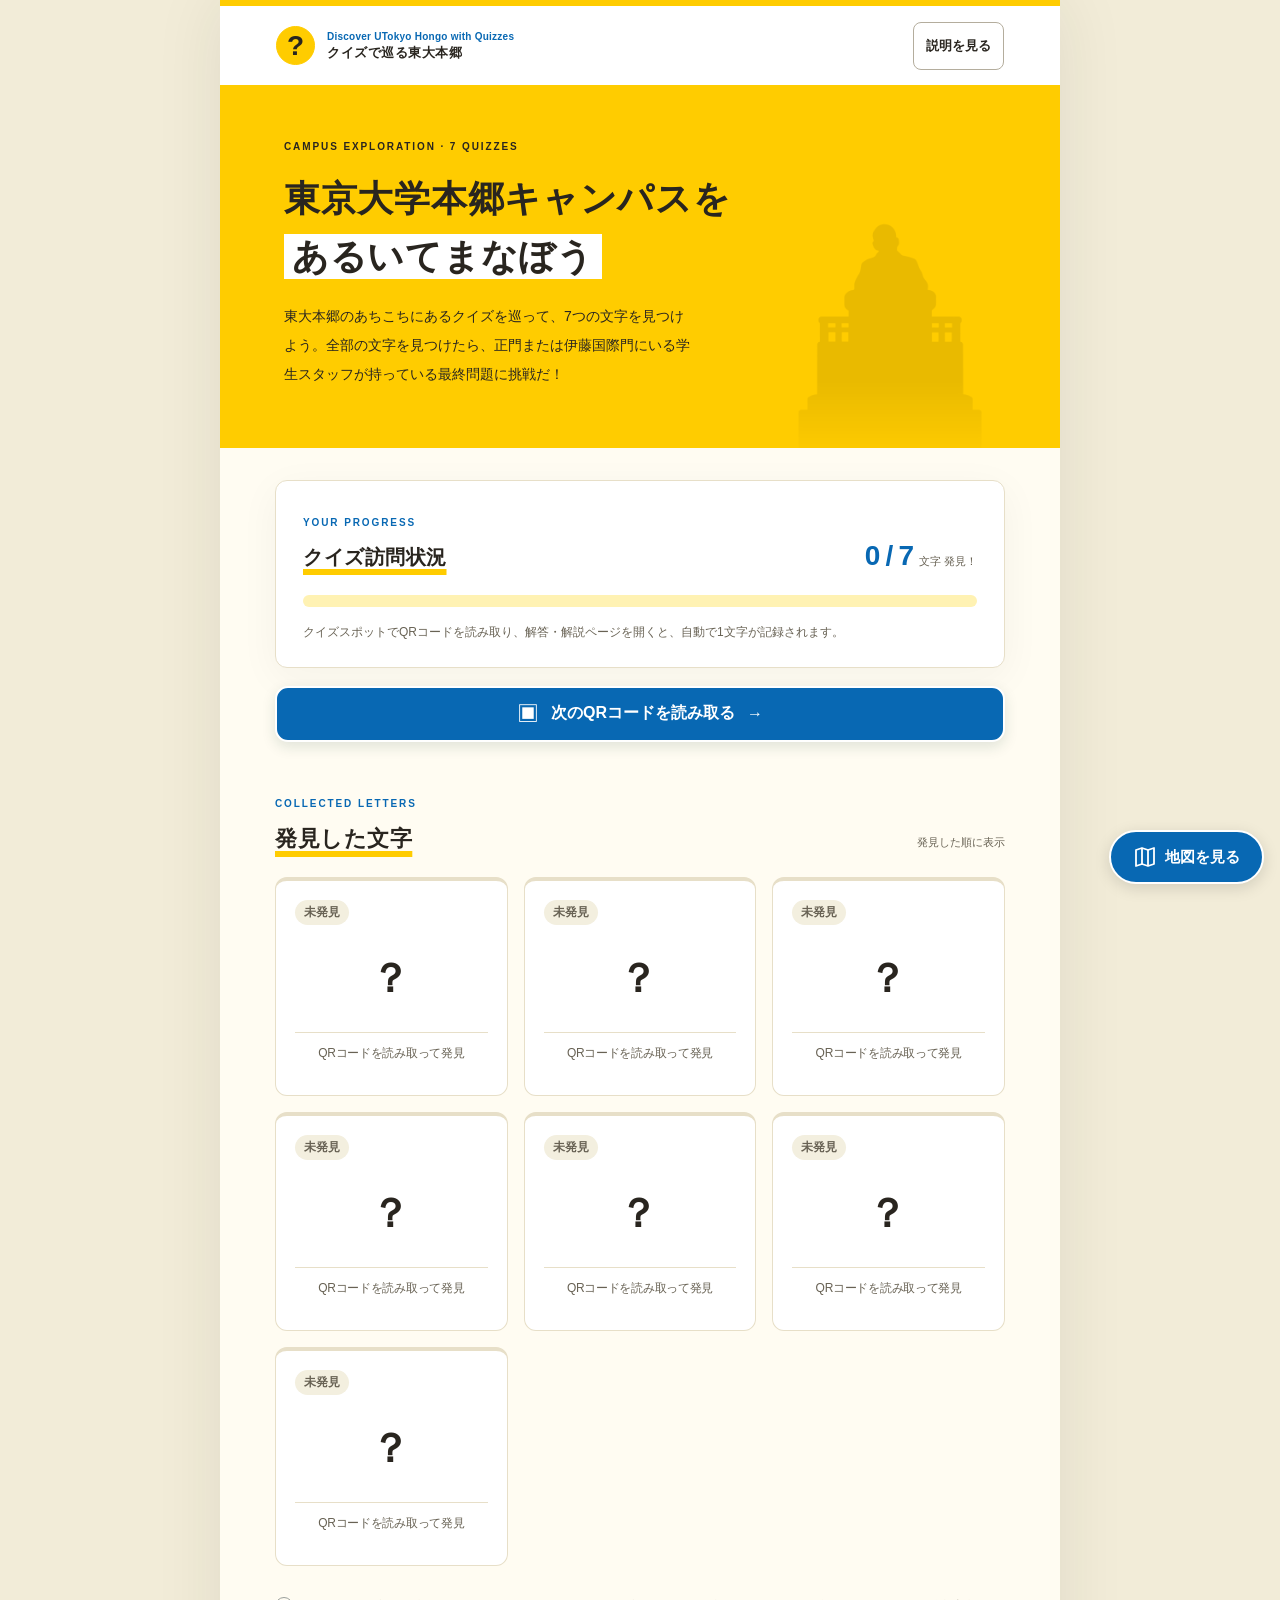
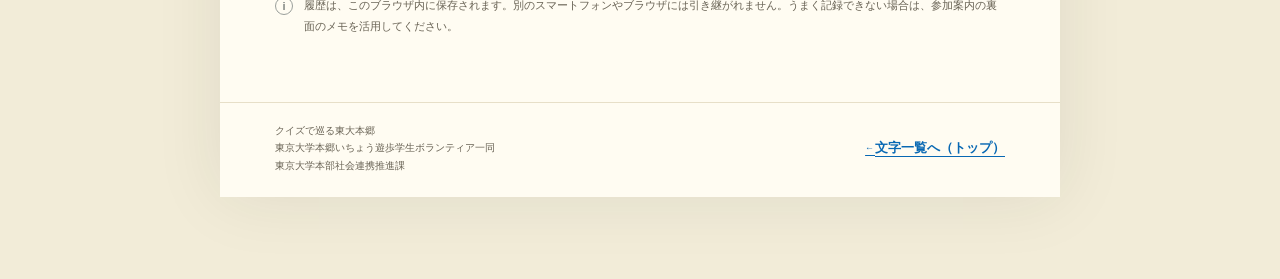
<file: quiz/index.html>
<!doctype html>
<html lang="ja">
<head>
  <meta charset="utf-8">
  <meta name="viewport" content="width=device-width, initial-scale=1">
  <meta name="theme-color" content="#ffcc00">
  <meta name="description" content="東大本郷のクイズを巡り、7つの文字を集めて、あいことばを見つけよう。">
  <title>文字一覧 | クイズで巡る東大本郷</title>
  <link rel="stylesheet" href="css/style.css">
  <script defer src="js/config.js"></script>
  <script defer src="js/routes.js"></script>
  <script defer src="js/progress.js"></script>
  <script defer src="js/celebration.js"></script>
  <script defer src="js/vendor/jsqr-1.4.0/jsQR.js"></script>
  <script defer src="js/qr-scanner.js"></script>
  <script defer src="js/index.js"></script>
  <script defer src="js/exploration-map.js"></script>
  <script defer src="js/guide.js"></script>
</head>
<body>
  <div class="site-shell">
    <header class="site-header">
      <a class="brand" href="index.html" aria-label="クイズで巡る東大本郷 ホーム">
        <span class="brand-mark" aria-hidden="true">?</span>
        <span class="brand-text"><small>Discover UTokyo Hongo with Quizzes</small><strong>クイズで巡る東大本郷</strong></span>
      </a>
      <button type="button" class="guide-toggle" aria-haspopup="dialog" aria-controls="quiz-guide">説明を見る</button>
    </header>
    <main id="main-content">
      <section class="hero hero-home">
        <img class="hero-art" src="assets/images/campus-monument.webp" alt="" width="440" height="569">
        <div class="hero-content">
          <div class="eyebrow light">CAMPUS EXPLORATION · 7 QUIZZES</div>
          <h1>東京大学本郷キャンパスを<br><em>あるいてまなぼう</em></h1>
          <p>東大本郷のあちこちにあるクイズを巡って、7つの文字を見つけよう。全部の文字を見つけたら、正門または伊藤国際門にいる学生スタッフが持っている最終問題に挑戦だ！</p>
        </div>
      </section>

      <div class="page-content">
        <section class="progress-panel" aria-labelledby="progress-heading">
          <div class="progress-top">
            <div><span class="section-kicker">YOUR PROGRESS</span><h2 id="progress-heading">クイズ訪問状況</h2></div>
            <p class="progress-numbers"><strong id="progress-count">0 / 7</strong><span>文字 発見！</span></p>
          </div>
          <div id="progress-track" class="progress-track" role="progressbar" aria-valuemin="0" aria-valuemax="7" aria-valuenow="0" aria-label="7文字中0文字を発見しています"><div id="progress-bar" class="progress-fill"></div></div>
          <p class="visually-hidden" id="progress-description" aria-live="polite">7文字中0文字を発見しています</p>
          <p class="progress-caption">クイズスポットでQRコードを読み取り、解答・解説ページを開くと、自動で1文字が記録されます。</p>
        </section>

        <p id="storage-warning" class="notice notice-warning" role="alert" hidden></p>
        <section class="keyword-section" aria-labelledby="keyword-heading">
          <div class="section-heading"><div><span class="section-kicker">COLLECTED LETTERS</span><h2 id="keyword-heading">発見した文字</h2></div><span class="section-aside">発見した順に表示</span></div>
          <ol id="keyword-list" class="keyword-grid" aria-label="発見した文字と未発見の文字"></ol>
        </section>

        <section id="completion" class="completion" aria-labelledby="completion-heading" hidden>
          <h2 id="completion-heading">全部の文字を発見しました！</h2>
          <p class="completion-detail">正門または伊藤国際門にいる学生スタッフが持っている最終問題に挑戦しましょう。見つけた文字がヒントになります。最終問題に正解するとオリジナル修了証書をプレゼント！</p>
        </section>
        <div class="instruction"><span class="instruction-icon" aria-hidden="true">i</span><p>履歴は、このブラウザ内に保存されます。別のスマートフォンやブラウザには引き継がれません。うまく記録できない場合は、参加案内の裏面のメモを活用してください。</p></div>
      </div>
    </main>
    <footer class="site-footer"><div>クイズで巡る東大本郷<br>東京大学本郷いちょう遊歩学生ボランティア一同<br>東京大学本部社会連携推進課</div><a class="footer-home" href="index.html"><span aria-hidden="true">← </span>文字一覧へ（トップ）</a></footer>
  </div>
  <noscript><p class="noscript">文字の解放状況を表示するには、JavaScriptを有効にしてください。</p></noscript>
</body>
</html>
</file>
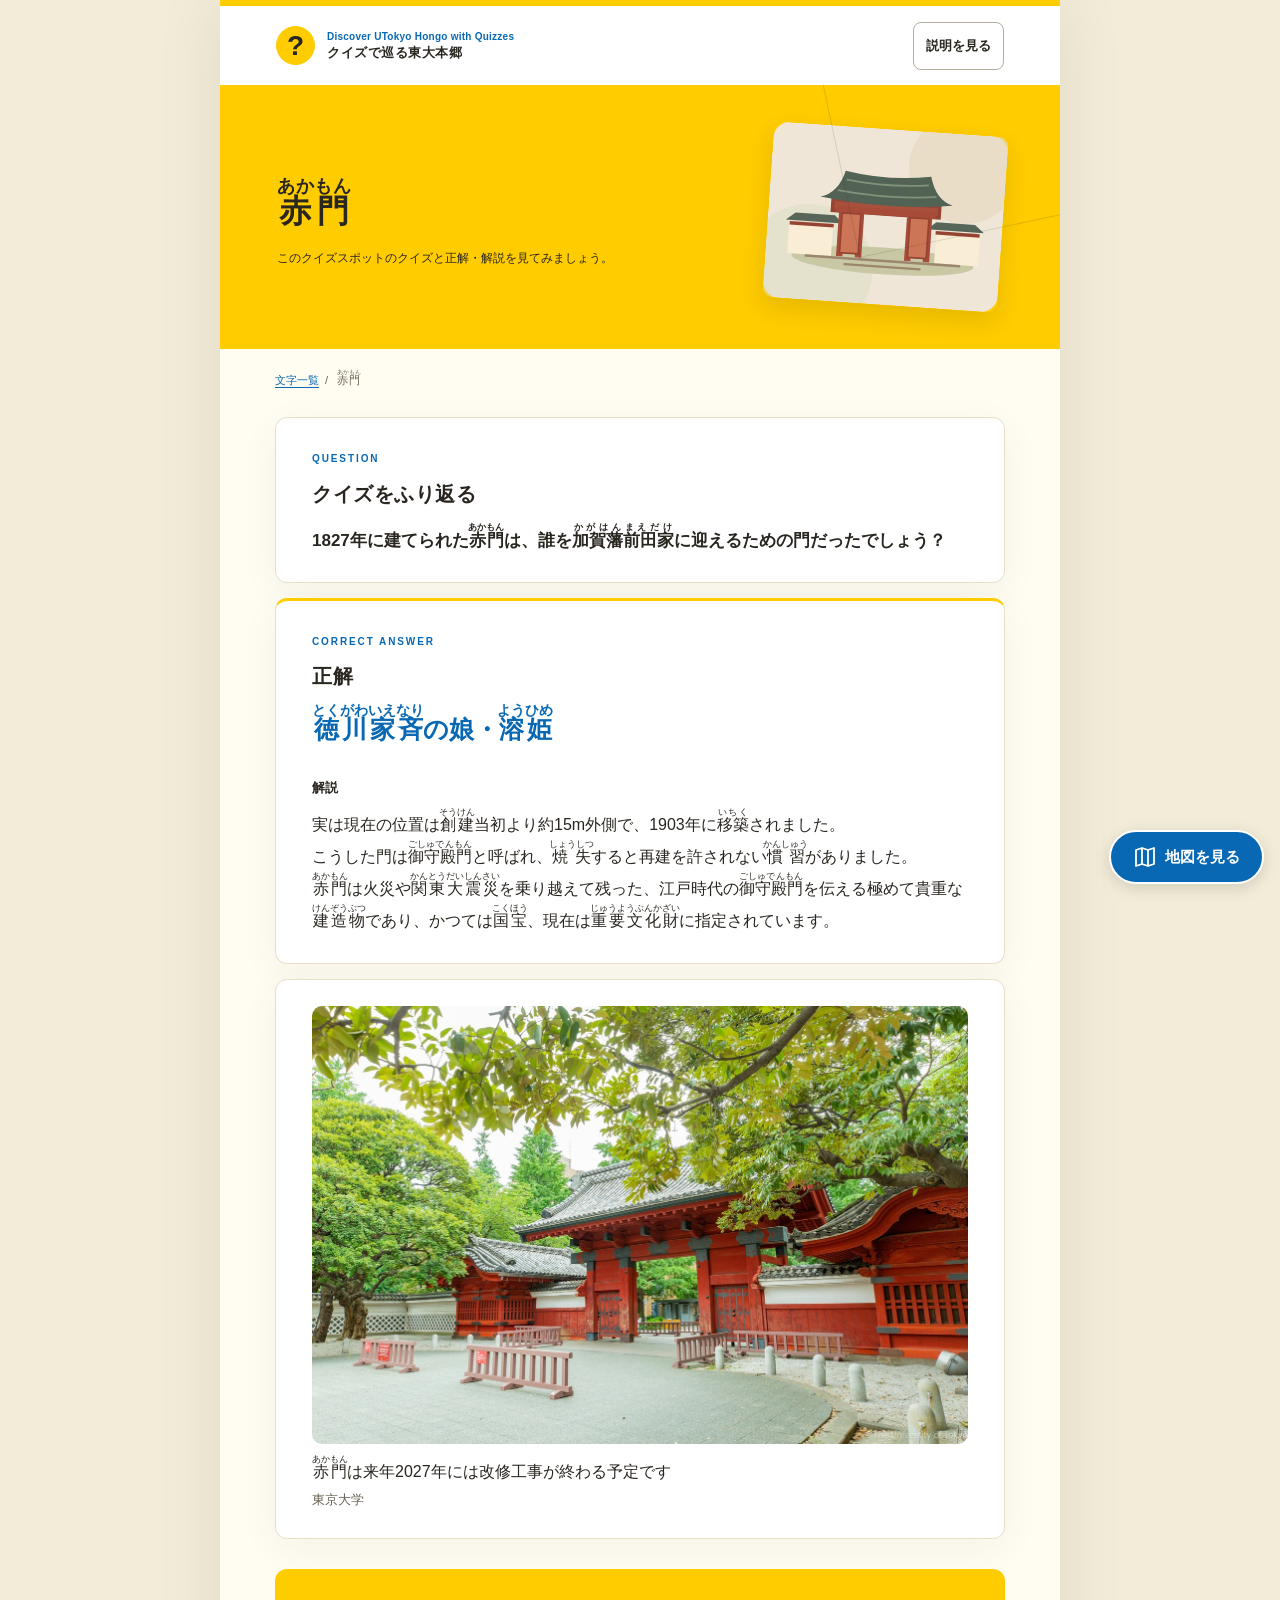
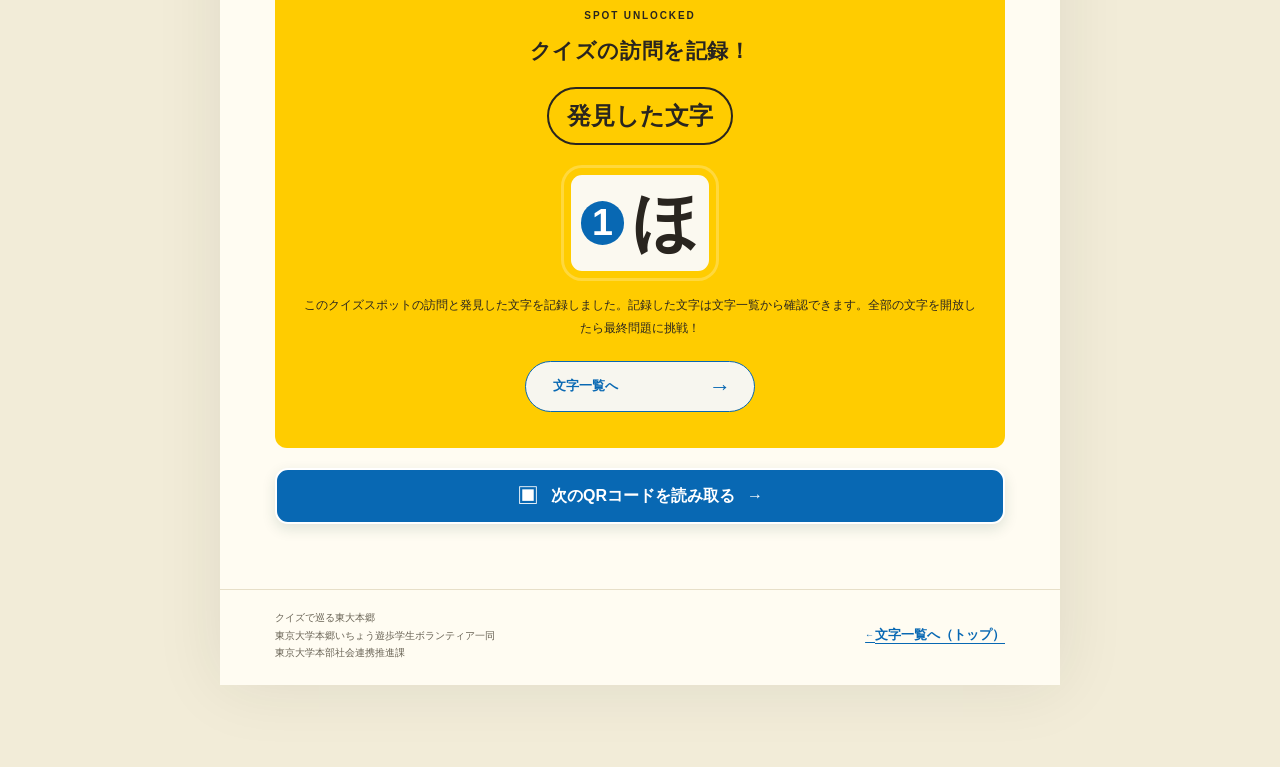
<file: quiz/qr/answer_1_IYQU.html>
<!doctype html>
<html lang="ja">
<head>
  <meta charset="utf-8">
  <meta name="viewport" content="width=device-width, initial-scale=1">
  <meta name="theme-color" content="#ffcc00">
  <meta name="description" content="クイズで巡る東大本郷。クイズの正解と解説、文字を確認できます。">
  <title>赤門が迎えた人 | クイズで巡る東大本郷</title>
  <link rel="stylesheet" href="../css/style.css">
  <script defer src="../js/config.js"></script>
  <script defer src="../js/routes.js"></script>
  <script defer src="../js/progress.js"></script>
  <script defer src="../js/celebration.js"></script>
  <script defer src="../js/answer.js"></script>
  <script defer src="../js/vendor/jsqr-1.4.0/jsQR.js"></script>
  <script defer src="../js/qr-scanner.js"></script>
  <script defer src="../js/exploration-map.js"></script>
  <script defer src="../js/guide.js"></script>
</head>
<body data-page-id="1">
  <div class="site-shell">
    <header class="site-header">
      <a class="brand" href="../index.html" aria-label="文字一覧へ戻る">
        <span class="brand-mark" aria-hidden="true">?</span>
        <span class="brand-text"><small>Discover UTokyo Hongo with Quizzes</small><strong>クイズで巡る東大本郷</strong></span>
      </a>
      <button type="button" class="guide-toggle" aria-haspopup="dialog" aria-controls="quiz-guide">説明を見る</button>
    </header>
    <main id="main-content">
      <section class="answer-hero">
        <div class="answer-hero-copy">
          <h1 id="answer-title">赤門</h1>
          <p>このクイズスポットのクイズと正解・解説を見てみましょう。</p>
        </div>
        <img id="answer-illustration" src="../assets/images/gate.svg" alt="" width="400" height="300">
      </section>
      <div id="answer-main" class="answer-content">
        <div class="answer-breadcrumb"><a href="../index.html">文字一覧</a><span aria-hidden="true"> / </span><span>赤門</span></div>
        <p id="storage-warning" class="notice notice-warning" role="alert" hidden></p>
        <section class="answer-block question-block" aria-labelledby="question-heading">
          <span class="section-kicker">QUESTION</span>
          <h2 id="question-heading">クイズをふり返る</h2>
          <p id="answer-question" class="question-text"></p>
        </section>
        <section class="answer-block correct-block" aria-labelledby="correct-heading">
          <span class="section-kicker">CORRECT ANSWER</span>
          <h2 id="correct-heading">正解</h2>
          <p id="answer-correct" class="correct-answer"></p>
          <h3>解説</h3>
          <p id="answer-explanation" class="explanation-text"></p>
        </section>
        <section class="unlock-panel" aria-labelledby="unlock-heading">
          <span class="section-kicker kicker-white">SPOT UNLOCKED</span>
          <h2 id="unlock-heading">クイズの訪問を記録！</h2>
          <p id="answer-letter-number" class="unlocked-number">発見した文字</p>
          <div class="unlocked-letter"><span id="answer-keyword" aria-live="polite">…</span></div>
          <p><span id="answer-record-message">このクイズスポットの訪問と発見した文字を記録しました。記録した文字は文字一覧から確認できます。全部の文字を開放したら最終問題に挑戦！</span></p>
          <a class="primary-button" href="../index.html">文字一覧へ <span aria-hidden="true">→</span></a>
        </section>
      </div>
    </main>
    <footer class="site-footer"><div>クイズで巡る東大本郷<br>東京大学本郷いちょう遊歩学生ボランティア一同<br>東京大学本部社会連携推進課</div><a class="footer-home" href="../index.html"><span aria-hidden="true">← </span>文字一覧へ（トップ）</a></footer>
  </div>
  <noscript><p class="noscript">クイズの解説と文字を表示するには、JavaScriptを有効にしてください。</p></noscript>
</body>
</html>
</file>
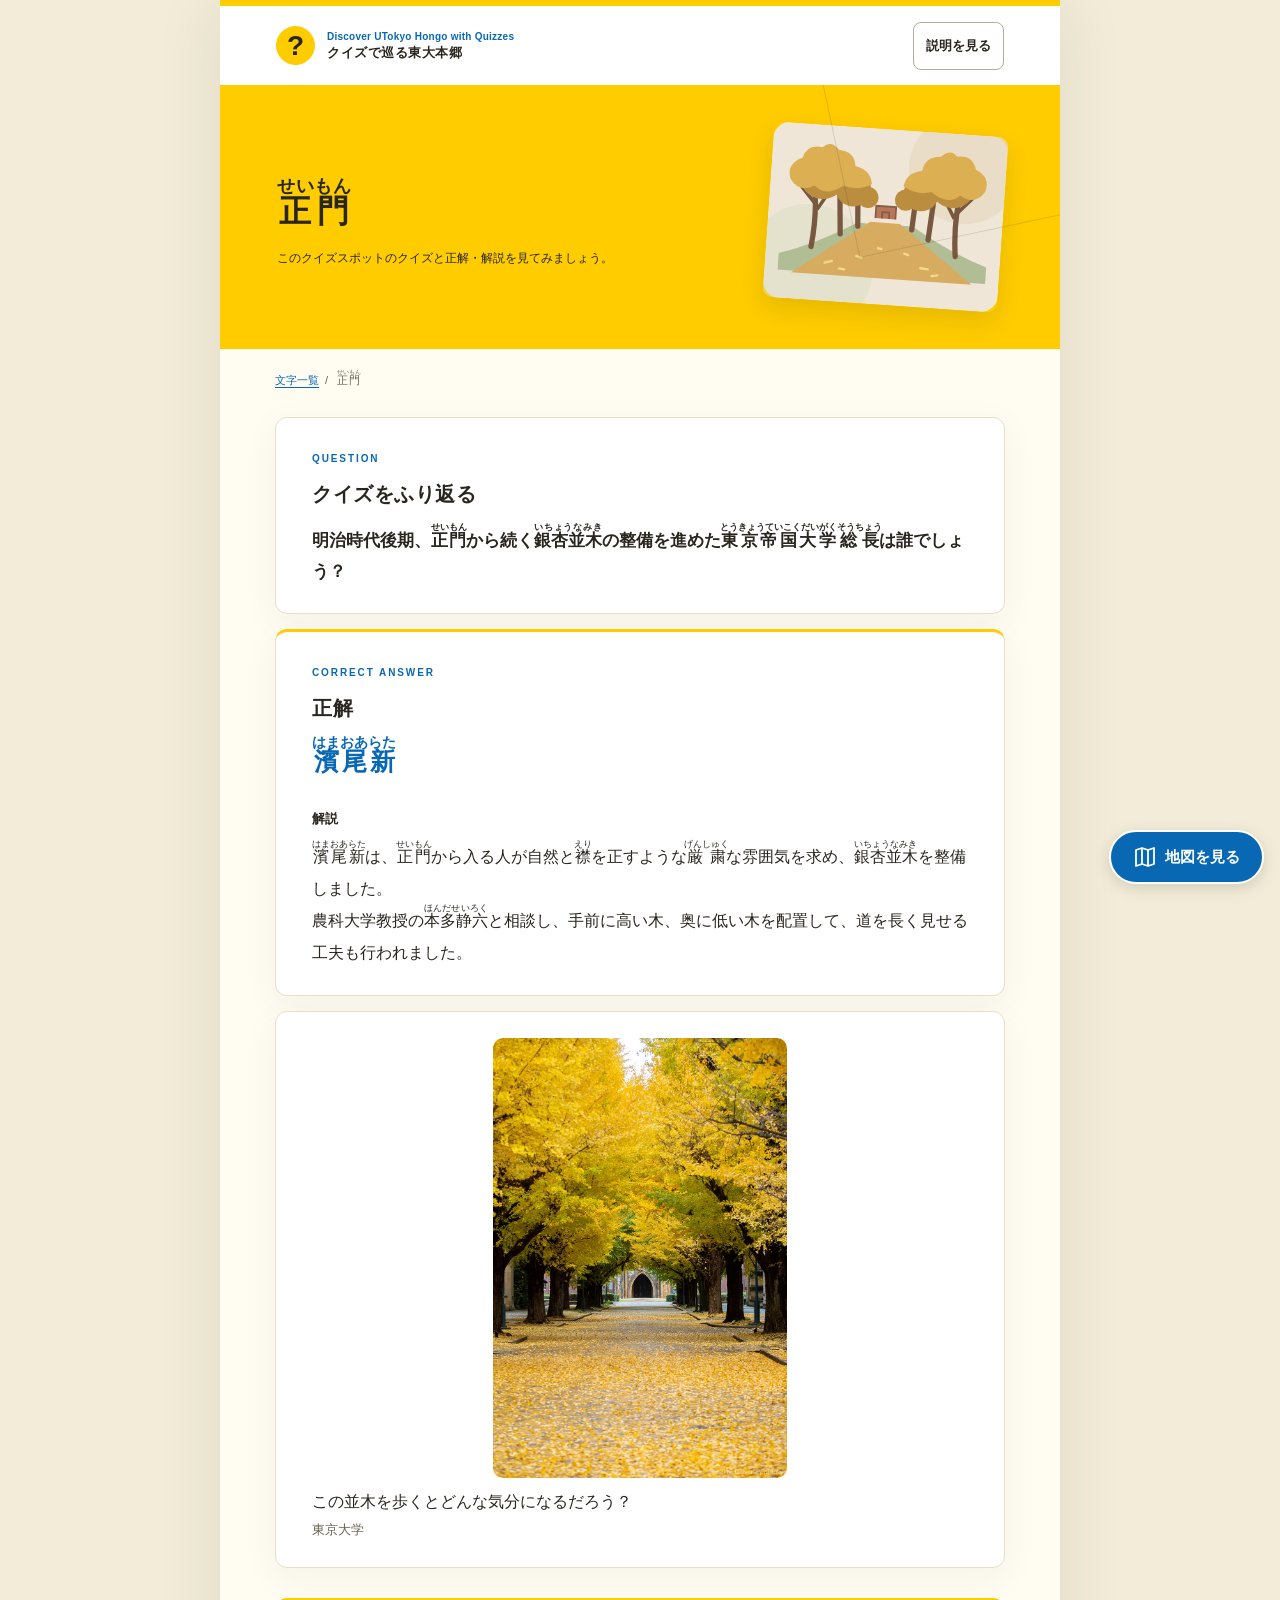
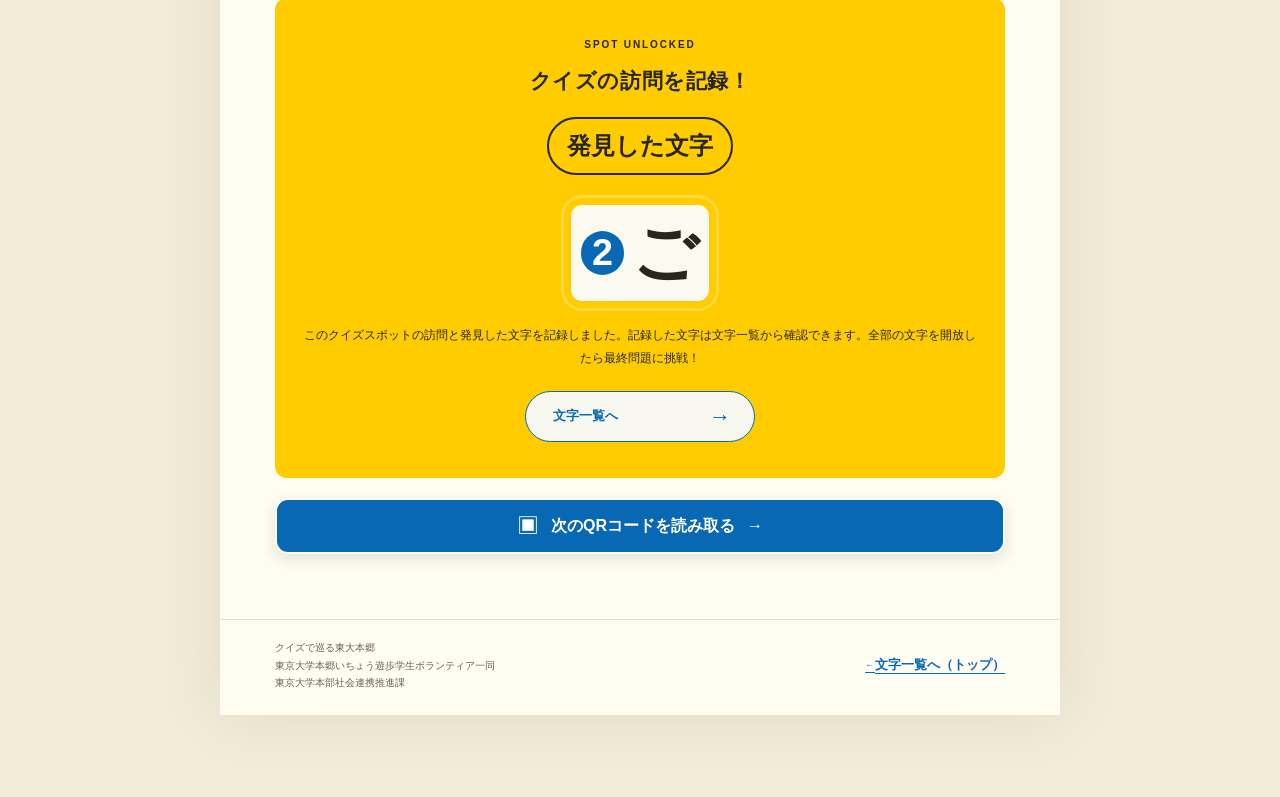
<file: quiz/qr/answer_2_h6U3.html>
<!doctype html>
<html lang="ja">
<head>
  <meta charset="utf-8">
  <meta name="viewport" content="width=device-width, initial-scale=1">
  <meta name="theme-color" content="#ffcc00">
  <meta name="description" content="クイズで巡る東大本郷。クイズの正解と解説、文字を確認できます。">
  <title>正門から続く銀杏並木 | クイズで巡る東大本郷</title>
  <link rel="stylesheet" href="../css/style.css">
  <script defer src="../js/config.js"></script>
  <script defer src="../js/routes.js"></script>
  <script defer src="../js/progress.js"></script>
  <script defer src="../js/celebration.js"></script>
  <script defer src="../js/answer.js"></script>
  <script defer src="../js/vendor/jsqr-1.4.0/jsQR.js"></script>
  <script defer src="../js/qr-scanner.js"></script>
  <script defer src="../js/exploration-map.js"></script>
  <script defer src="../js/guide.js"></script>
</head>
<body data-page-id="2">
  <div class="site-shell">
    <header class="site-header">
      <a class="brand" href="../index.html" aria-label="文字一覧へ戻る">
        <span class="brand-mark" aria-hidden="true">?</span>
        <span class="brand-text"><small>Discover UTokyo Hongo with Quizzes</small><strong>クイズで巡る東大本郷</strong></span>
      </a>
      <button type="button" class="guide-toggle" aria-haspopup="dialog" aria-controls="quiz-guide">説明を見る</button>
    </header>
    <main id="main-content">
      <section class="answer-hero">
        <div class="answer-hero-copy">
          <h1 id="answer-title">正門</h1>
          <p>このクイズスポットのクイズと正解・解説を見てみましょう。</p>
        </div>
        <img id="answer-illustration" src="../assets/images/avenue.svg" alt="" width="400" height="300">
      </section>
      <div id="answer-main" class="answer-content">
        <div class="answer-breadcrumb"><a href="../index.html">文字一覧</a><span aria-hidden="true"> / </span><span>正門</span></div>
        <p id="storage-warning" class="notice notice-warning" role="alert" hidden></p>
        <section class="answer-block question-block" aria-labelledby="question-heading">
          <span class="section-kicker">QUESTION</span>
          <h2 id="question-heading">クイズをふり返る</h2>
          <p id="answer-question" class="question-text"></p>
        </section>
        <section class="answer-block correct-block" aria-labelledby="correct-heading">
          <span class="section-kicker">CORRECT ANSWER</span>
          <h2 id="correct-heading">正解</h2>
          <p id="answer-correct" class="correct-answer"></p>
          <h3>解説</h3>
          <p id="answer-explanation" class="explanation-text"></p>
        </section>
        <section class="unlock-panel" aria-labelledby="unlock-heading">
          <span class="section-kicker kicker-white">SPOT UNLOCKED</span>
          <h2 id="unlock-heading">クイズの訪問を記録！</h2>
          <p id="answer-letter-number" class="unlocked-number">発見した文字</p>
          <div class="unlocked-letter"><span id="answer-keyword" aria-live="polite">…</span></div>
          <p><span id="answer-record-message">このクイズスポットの訪問と発見した文字を記録しました。記録した文字は文字一覧から確認できます。全部の文字を開放したら最終問題に挑戦！</span></p>
          <a class="primary-button" href="../index.html">文字一覧へ <span aria-hidden="true">→</span></a>
        </section>
      </div>
    </main>
    <footer class="site-footer"><div>クイズで巡る東大本郷<br>東京大学本郷いちょう遊歩学生ボランティア一同<br>東京大学本部社会連携推進課</div><a class="footer-home" href="../index.html"><span aria-hidden="true">← </span>文字一覧へ（トップ）</a></footer>
  </div>
  <noscript><p class="noscript">クイズの解説と文字を表示するには、JavaScriptを有効にしてください。</p></noscript>
</body>
</html>
</file>
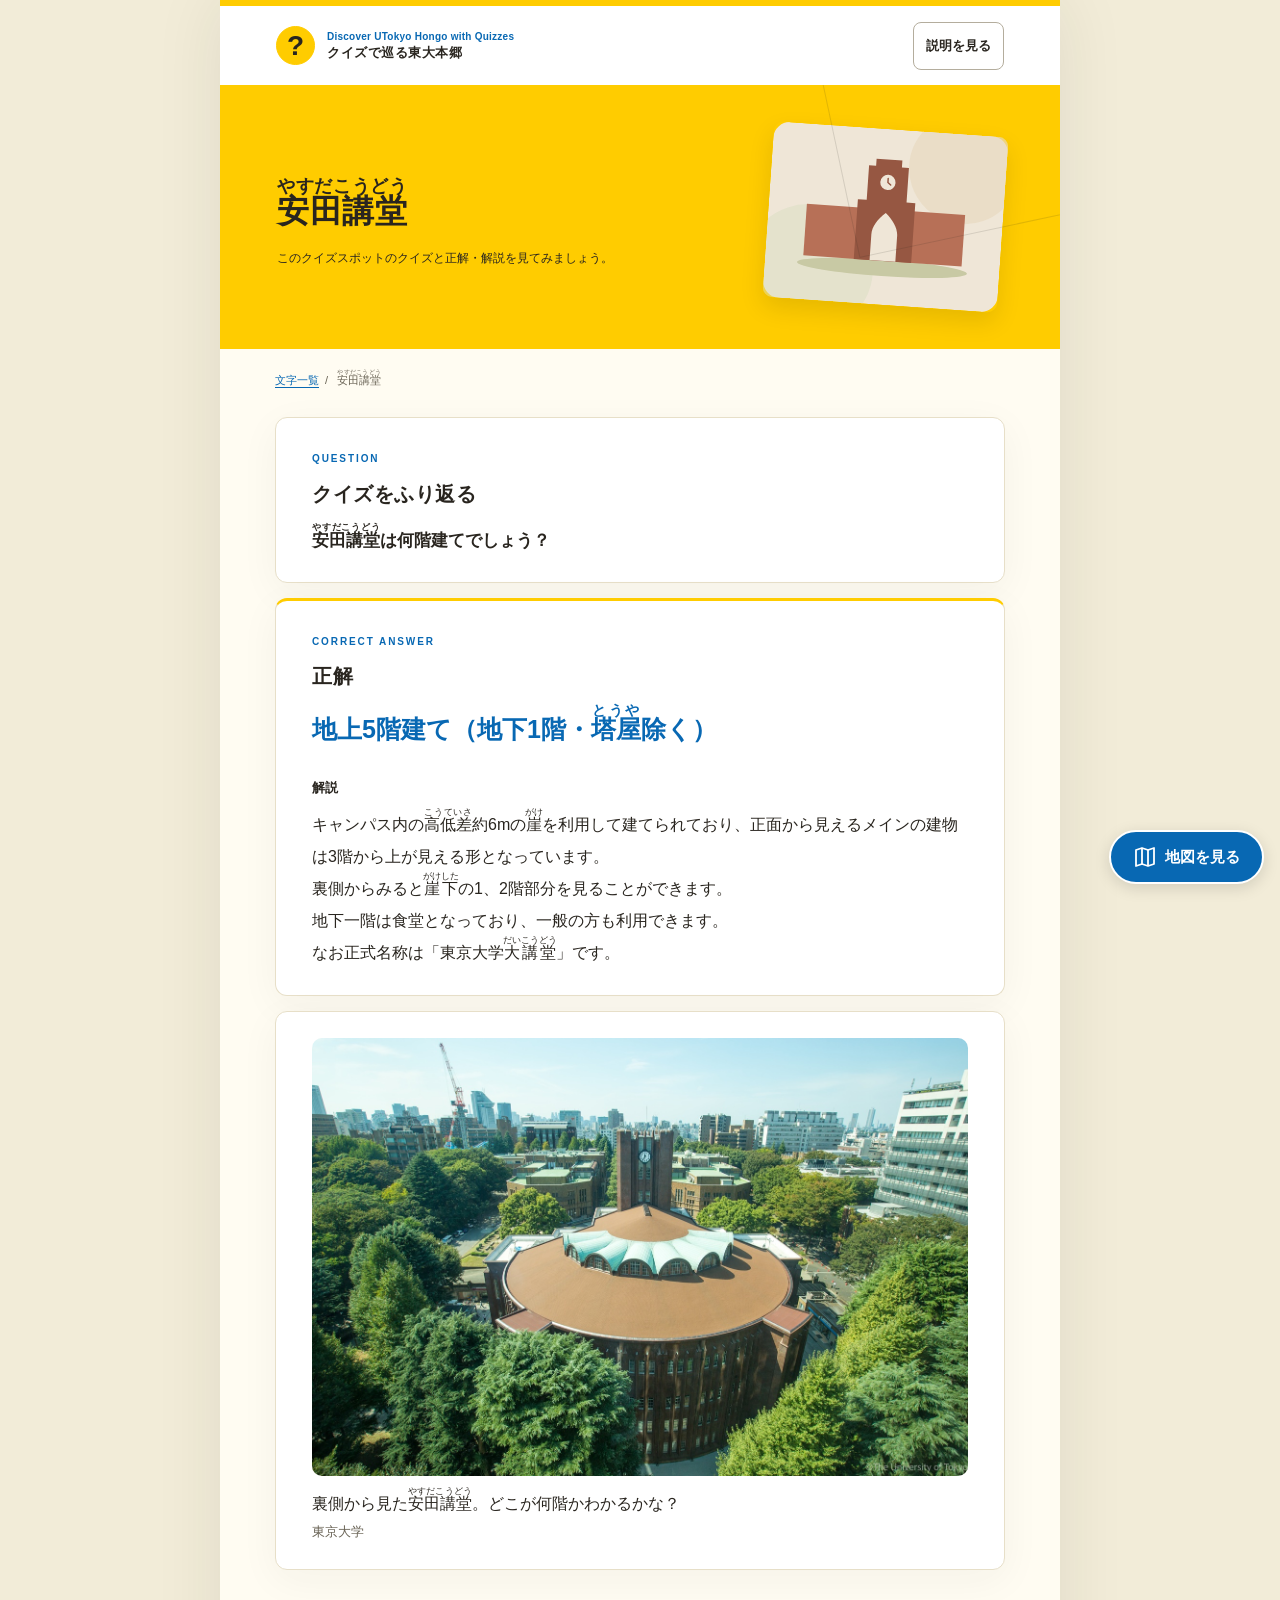
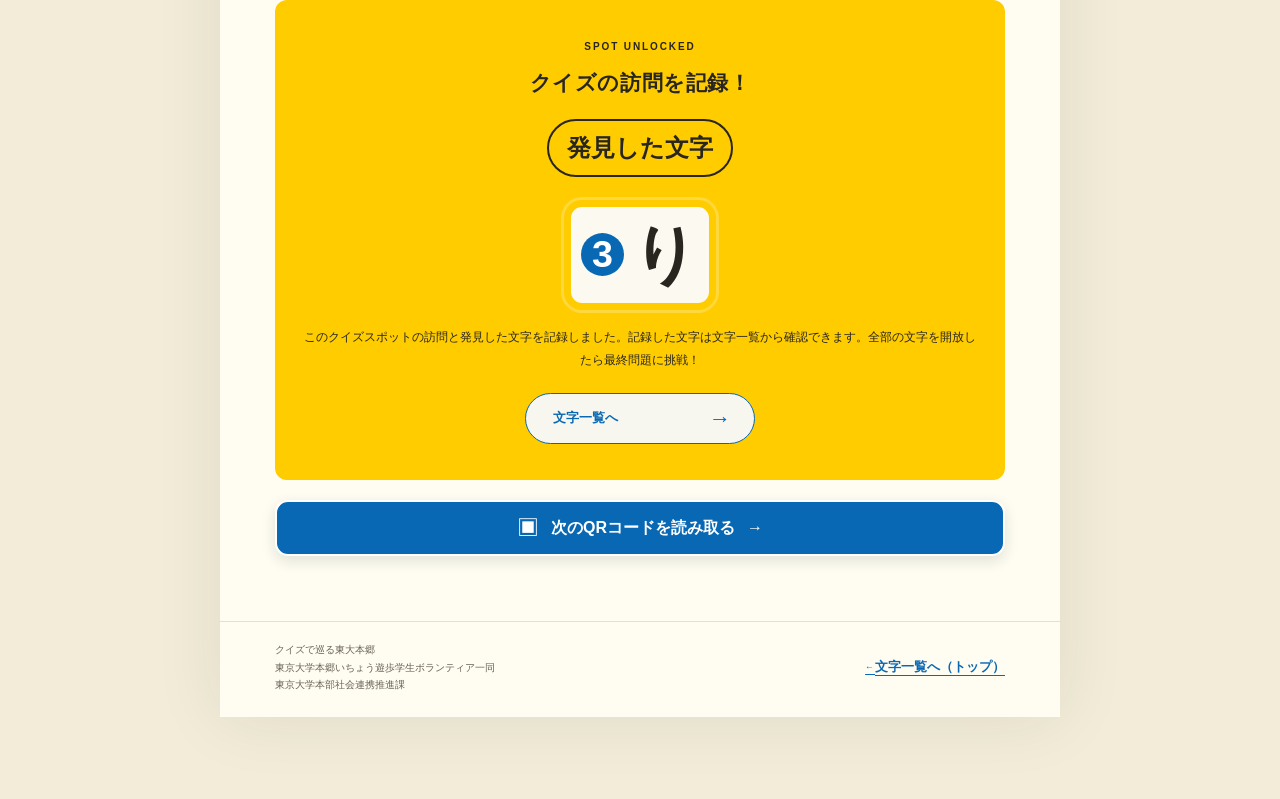
<file: quiz/qr/answer_3_e6Fy.html>
<!doctype html>
<html lang="ja">
<head>
  <meta charset="utf-8">
  <meta name="viewport" content="width=device-width, initial-scale=1">
  <meta name="theme-color" content="#ffcc00">
  <meta name="description" content="クイズで巡る東大本郷。クイズの正解と解説、文字を確認できます。">
  <title>安田講堂は何階建て？ | クイズで巡る東大本郷</title>
  <link rel="stylesheet" href="../css/style.css">
  <script defer src="../js/config.js"></script>
  <script defer src="../js/routes.js"></script>
  <script defer src="../js/progress.js"></script>
  <script defer src="../js/celebration.js"></script>
  <script defer src="../js/answer.js"></script>
  <script defer src="../js/vendor/jsqr-1.4.0/jsQR.js"></script>
  <script defer src="../js/qr-scanner.js"></script>
  <script defer src="../js/exploration-map.js"></script>
  <script defer src="../js/guide.js"></script>
</head>
<body data-page-id="3">
  <div class="site-shell">
    <header class="site-header">
      <a class="brand" href="../index.html" aria-label="文字一覧へ戻る">
        <span class="brand-mark" aria-hidden="true">?</span>
        <span class="brand-text"><small>Discover UTokyo Hongo with Quizzes</small><strong>クイズで巡る東大本郷</strong></span>
      </a>
      <button type="button" class="guide-toggle" aria-haspopup="dialog" aria-controls="quiz-guide">説明を見る</button>
    </header>
    <main id="main-content">
      <section class="answer-hero">
        <div class="answer-hero-copy">
          <h1 id="answer-title">安田講堂</h1>
          <p>このクイズスポットのクイズと正解・解説を見てみましょう。</p>
        </div>
        <img id="answer-illustration" src="../assets/images/hall.svg" alt="" width="400" height="300">
      </section>
      <div id="answer-main" class="answer-content">
        <div class="answer-breadcrumb"><a href="../index.html">文字一覧</a><span aria-hidden="true"> / </span><span>安田講堂</span></div>
        <p id="storage-warning" class="notice notice-warning" role="alert" hidden></p>
        <section class="answer-block question-block" aria-labelledby="question-heading">
          <span class="section-kicker">QUESTION</span>
          <h2 id="question-heading">クイズをふり返る</h2>
          <p id="answer-question" class="question-text"></p>
        </section>
        <section class="answer-block correct-block" aria-labelledby="correct-heading">
          <span class="section-kicker">CORRECT ANSWER</span>
          <h2 id="correct-heading">正解</h2>
          <p id="answer-correct" class="correct-answer"></p>
          <h3>解説</h3>
          <p id="answer-explanation" class="explanation-text"></p>
        </section>
        <section class="unlock-panel" aria-labelledby="unlock-heading">
          <span class="section-kicker kicker-white">SPOT UNLOCKED</span>
          <h2 id="unlock-heading">クイズの訪問を記録！</h2>
          <p id="answer-letter-number" class="unlocked-number">発見した文字</p>
          <div class="unlocked-letter"><span id="answer-keyword" aria-live="polite">…</span></div>
          <p><span id="answer-record-message">このクイズスポットの訪問と発見した文字を記録しました。記録した文字は文字一覧から確認できます。全部の文字を開放したら最終問題に挑戦！</span></p>
          <a class="primary-button" href="../index.html">文字一覧へ <span aria-hidden="true">→</span></a>
        </section>
      </div>
    </main>
    <footer class="site-footer"><div>クイズで巡る東大本郷<br>東京大学本郷いちょう遊歩学生ボランティア一同<br>東京大学本部社会連携推進課</div><a class="footer-home" href="../index.html"><span aria-hidden="true">← </span>文字一覧へ（トップ）</a></footer>
  </div>
  <noscript><p class="noscript">クイズの解説と文字を表示するには、JavaScriptを有効にしてください。</p></noscript>
</body>
</html>
</file>
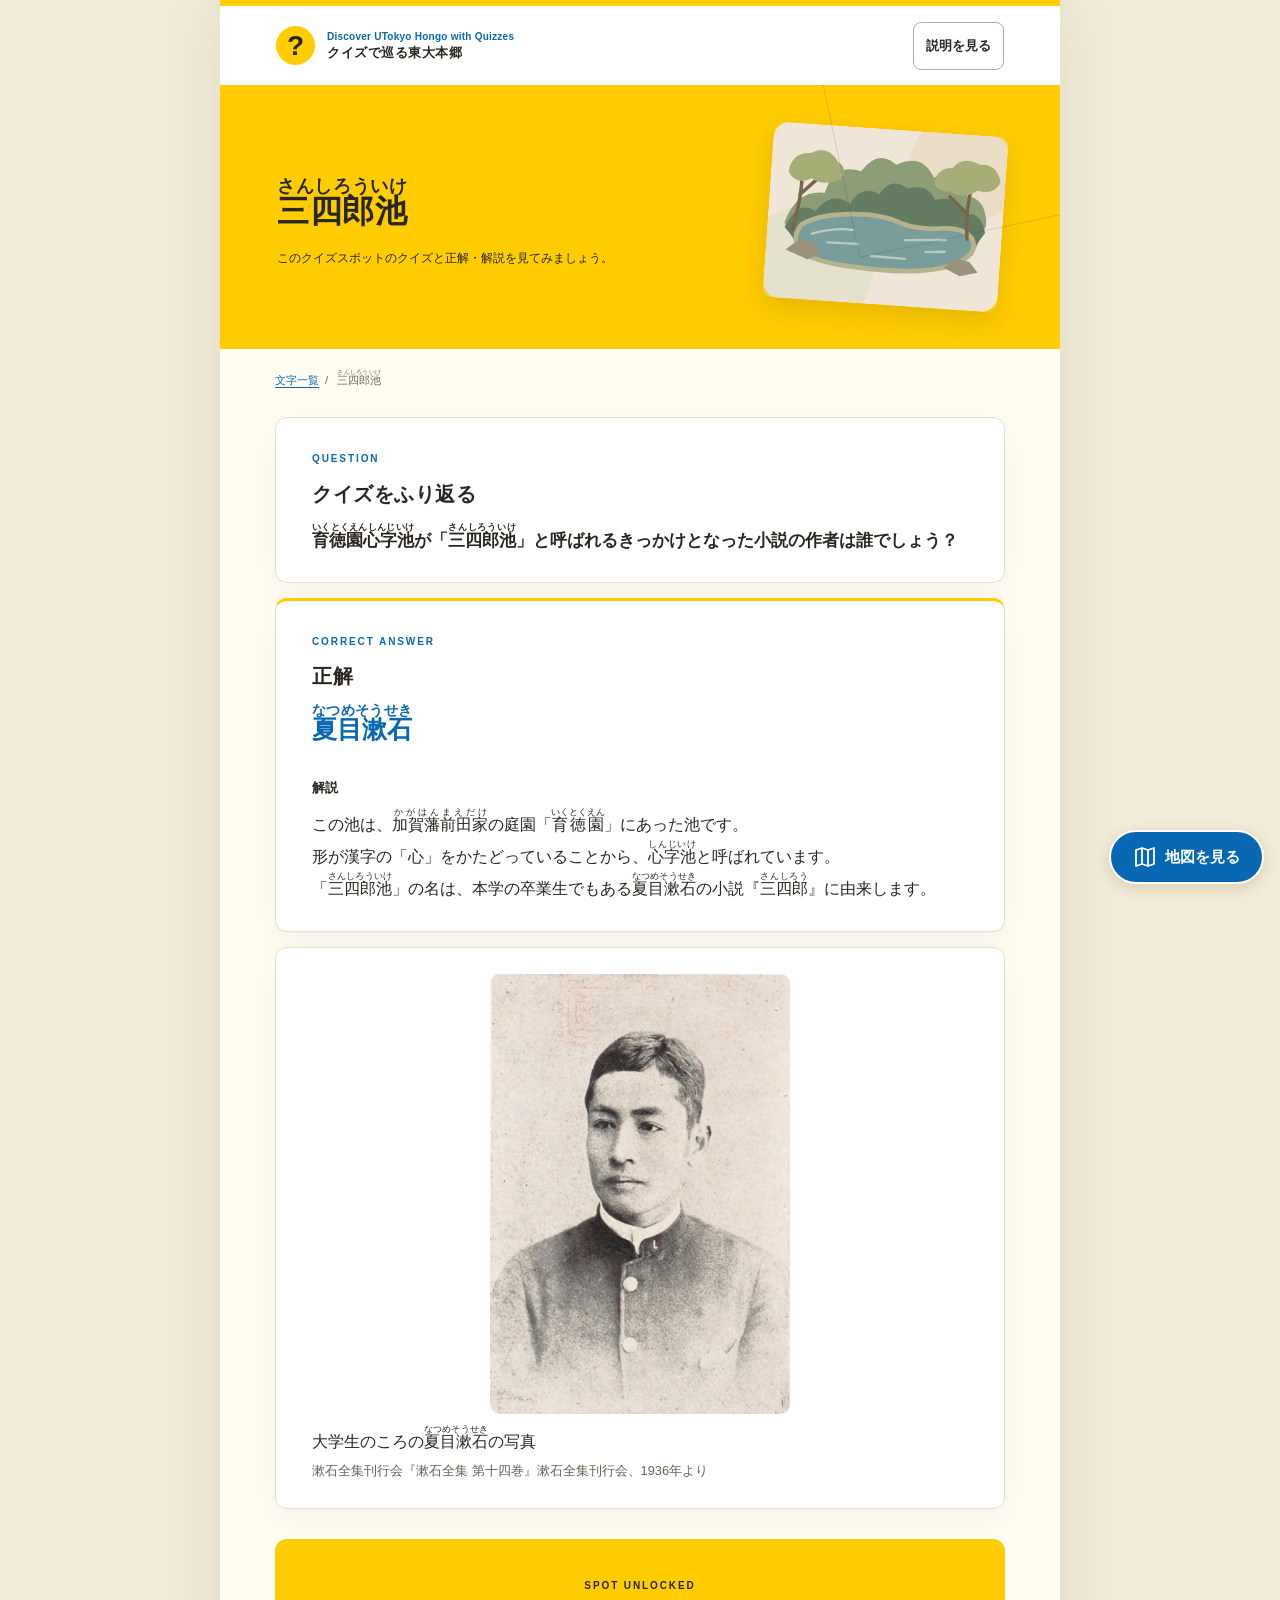
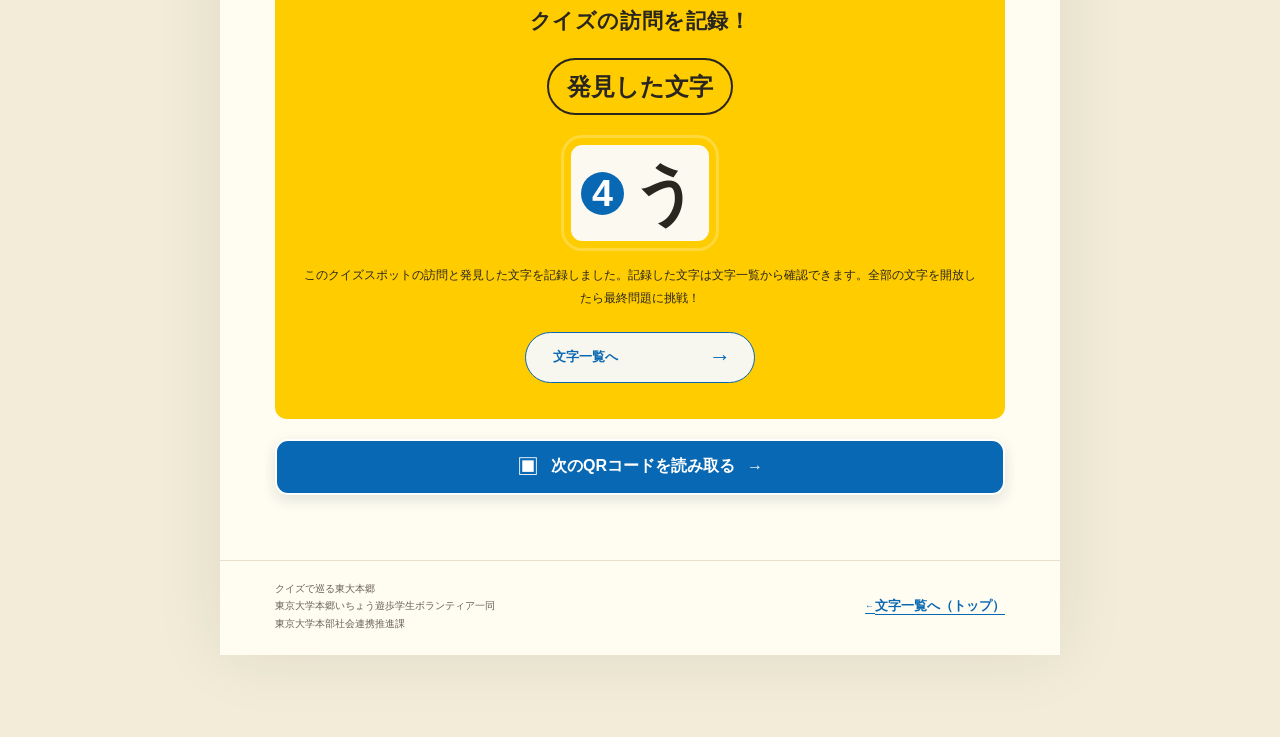
<file: quiz/qr/answer_4_ddiq.html>
<!doctype html>
<html lang="ja">
<head>
  <meta charset="utf-8">
  <meta name="viewport" content="width=device-width, initial-scale=1">
  <meta name="theme-color" content="#ffcc00">
  <meta name="description" content="クイズで巡る東大本郷。クイズの正解と解説、文字を確認できます。">
  <title>三四郎池と夏目漱石 | クイズで巡る東大本郷</title>
  <link rel="stylesheet" href="../css/style.css">
  <script defer src="../js/config.js"></script>
  <script defer src="../js/routes.js"></script>
  <script defer src="../js/progress.js"></script>
  <script defer src="../js/celebration.js"></script>
  <script defer src="../js/answer.js"></script>
  <script defer src="../js/vendor/jsqr-1.4.0/jsQR.js"></script>
  <script defer src="../js/qr-scanner.js"></script>
  <script defer src="../js/exploration-map.js"></script>
  <script defer src="../js/guide.js"></script>
</head>
<body data-page-id="4">
  <div class="site-shell">
    <header class="site-header">
      <a class="brand" href="../index.html" aria-label="文字一覧へ戻る">
        <span class="brand-mark" aria-hidden="true">?</span>
        <span class="brand-text"><small>Discover UTokyo Hongo with Quizzes</small><strong>クイズで巡る東大本郷</strong></span>
      </a>
      <button type="button" class="guide-toggle" aria-haspopup="dialog" aria-controls="quiz-guide">説明を見る</button>
    </header>
    <main id="main-content">
      <section class="answer-hero">
        <div class="answer-hero-copy">
          <h1 id="answer-title">三四郎池</h1>
          <p>このクイズスポットのクイズと正解・解説を見てみましょう。</p>
        </div>
        <img id="answer-illustration" src="../assets/images/pond.svg" alt="" width="400" height="300">
      </section>
      <div id="answer-main" class="answer-content">
        <div class="answer-breadcrumb"><a href="../index.html">文字一覧</a><span aria-hidden="true"> / </span><span>三四郎池</span></div>
        <p id="storage-warning" class="notice notice-warning" role="alert" hidden></p>
        <section class="answer-block question-block" aria-labelledby="question-heading">
          <span class="section-kicker">QUESTION</span>
          <h2 id="question-heading">クイズをふり返る</h2>
          <p id="answer-question" class="question-text"></p>
        </section>
        <section class="answer-block correct-block" aria-labelledby="correct-heading">
          <span class="section-kicker">CORRECT ANSWER</span>
          <h2 id="correct-heading">正解</h2>
          <p id="answer-correct" class="correct-answer"></p>
          <h3>解説</h3>
          <p id="answer-explanation" class="explanation-text"></p>
        </section>
        <section class="unlock-panel" aria-labelledby="unlock-heading">
          <span class="section-kicker kicker-white">SPOT UNLOCKED</span>
          <h2 id="unlock-heading">クイズの訪問を記録！</h2>
          <p id="answer-letter-number" class="unlocked-number">発見した文字</p>
          <div class="unlocked-letter"><span id="answer-keyword" aria-live="polite">…</span></div>
          <p><span id="answer-record-message">このクイズスポットの訪問と発見した文字を記録しました。記録した文字は文字一覧から確認できます。全部の文字を開放したら最終問題に挑戦！</span></p>
          <a class="primary-button" href="../index.html">文字一覧へ <span aria-hidden="true">→</span></a>
        </section>
      </div>
    </main>
    <footer class="site-footer"><div>クイズで巡る東大本郷<br>東京大学本郷いちょう遊歩学生ボランティア一同<br>東京大学本部社会連携推進課</div><a class="footer-home" href="../index.html"><span aria-hidden="true">← </span>文字一覧へ（トップ）</a></footer>
  </div>
  <noscript><p class="noscript">クイズの解説と文字を表示するには、JavaScriptを有効にしてください。</p></noscript>
</body>
</html>
</file>
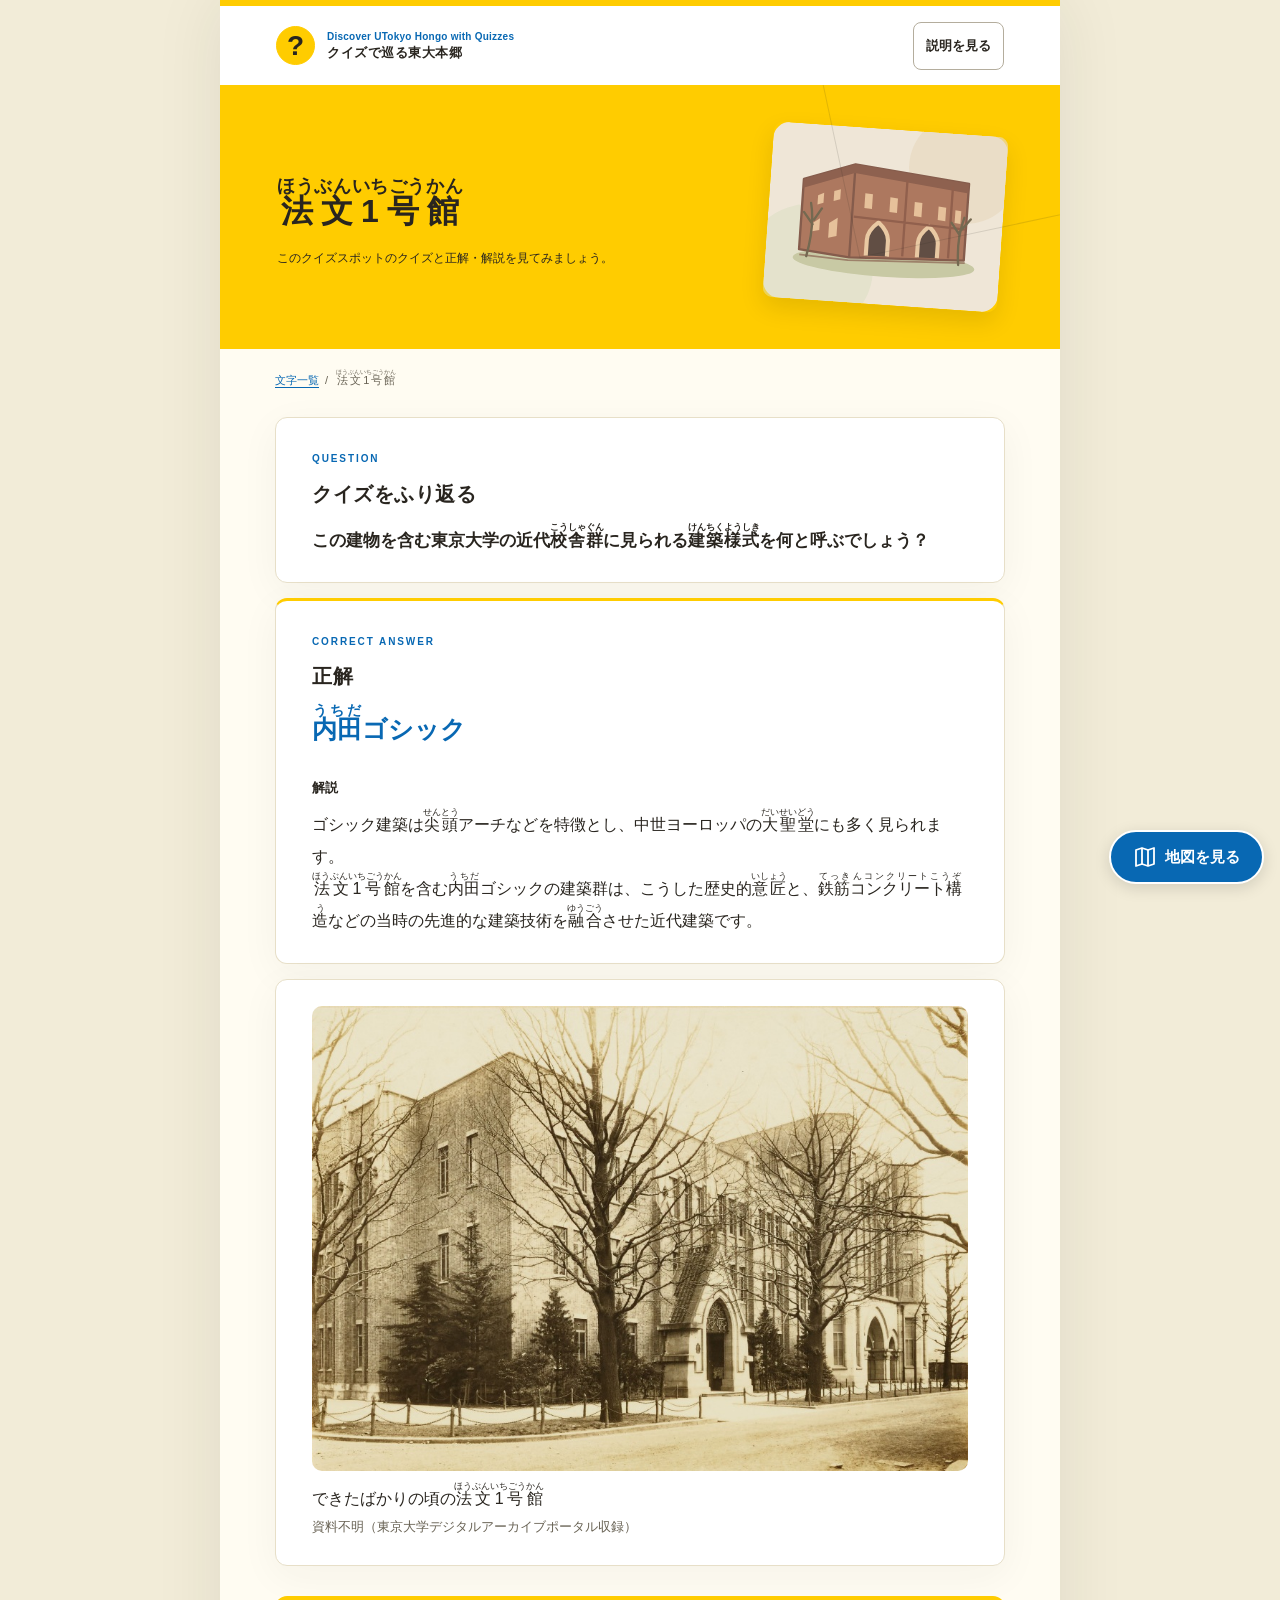
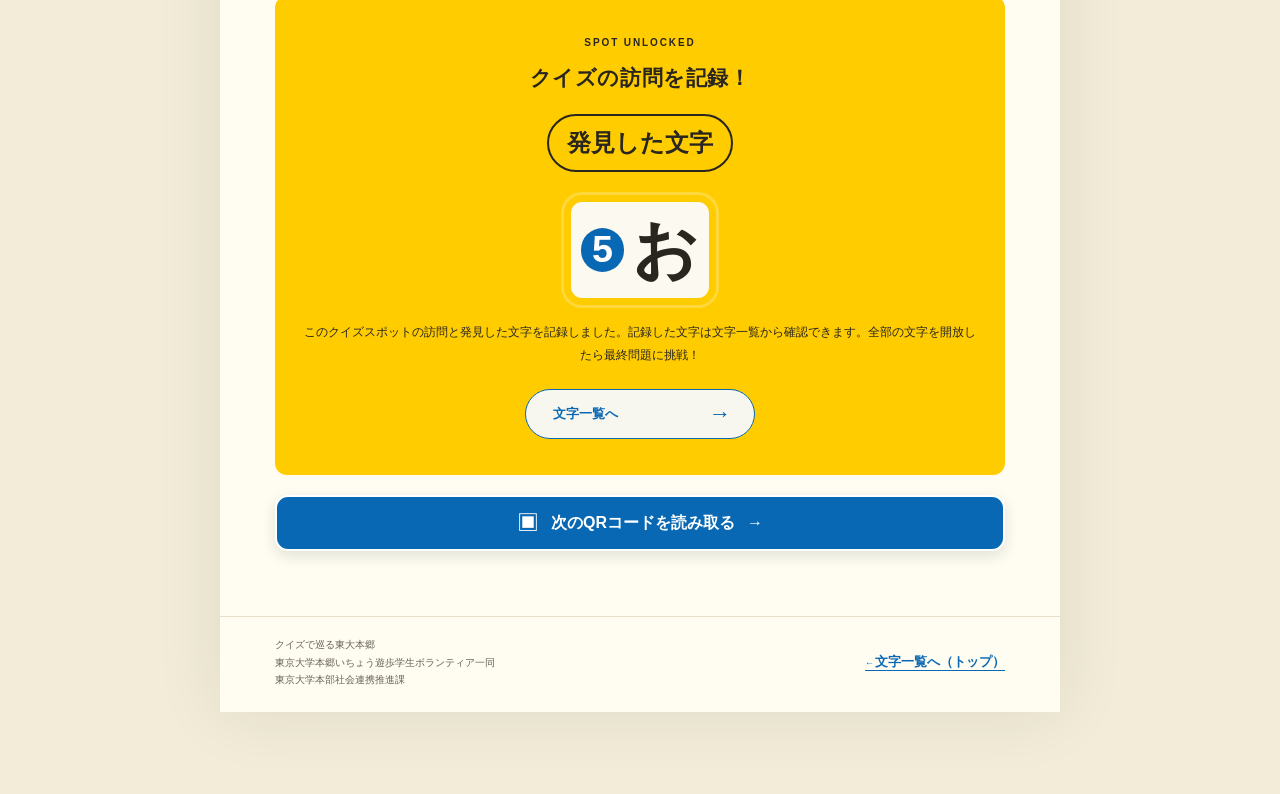
<file: quiz/qr/answer_5_GdY0.html>
<!doctype html>
<html lang="ja">
<head>
  <meta charset="utf-8">
  <meta name="viewport" content="width=device-width, initial-scale=1">
  <meta name="theme-color" content="#ffcc00">
  <meta name="description" content="クイズで巡る東大本郷。クイズの正解と解説、文字を確認できます。">
  <title>法文1号館の建築 | クイズで巡る東大本郷</title>
  <link rel="stylesheet" href="../css/style.css">
  <script defer src="../js/config.js"></script>
  <script defer src="../js/routes.js"></script>
  <script defer src="../js/progress.js"></script>
  <script defer src="../js/celebration.js"></script>
  <script defer src="../js/answer.js"></script>
  <script defer src="../js/vendor/jsqr-1.4.0/jsQR.js"></script>
  <script defer src="../js/qr-scanner.js"></script>
  <script defer src="../js/exploration-map.js"></script>
  <script defer src="../js/guide.js"></script>
</head>
<body data-page-id="5">
  <div class="site-shell">
    <header class="site-header">
      <a class="brand" href="../index.html" aria-label="文字一覧へ戻る">
        <span class="brand-mark" aria-hidden="true">?</span>
        <span class="brand-text"><small>Discover UTokyo Hongo with Quizzes</small><strong>クイズで巡る東大本郷</strong></span>
      </a>
      <button type="button" class="guide-toggle" aria-haspopup="dialog" aria-controls="quiz-guide">説明を見る</button>
    </header>
    <main id="main-content">
      <section class="answer-hero">
        <div class="answer-hero-copy">
          <h1 id="answer-title">法文1号館</h1>
          <p>このクイズスポットのクイズと正解・解説を見てみましょう。</p>
        </div>
        <img id="answer-illustration" src="../assets/images/hobun.svg" alt="" width="400" height="300">
      </section>
      <div id="answer-main" class="answer-content">
        <div class="answer-breadcrumb"><a href="../index.html">文字一覧</a><span aria-hidden="true"> / </span><span>法文1号館</span></div>
        <p id="storage-warning" class="notice notice-warning" role="alert" hidden></p>
        <section class="answer-block question-block" aria-labelledby="question-heading">
          <span class="section-kicker">QUESTION</span>
          <h2 id="question-heading">クイズをふり返る</h2>
          <p id="answer-question" class="question-text"></p>
        </section>
        <section class="answer-block correct-block" aria-labelledby="correct-heading">
          <span class="section-kicker">CORRECT ANSWER</span>
          <h2 id="correct-heading">正解</h2>
          <p id="answer-correct" class="correct-answer"></p>
          <h3>解説</h3>
          <p id="answer-explanation" class="explanation-text"></p>
        </section>
        <section class="unlock-panel" aria-labelledby="unlock-heading">
          <span class="section-kicker kicker-white">SPOT UNLOCKED</span>
          <h2 id="unlock-heading">クイズの訪問を記録！</h2>
          <p id="answer-letter-number" class="unlocked-number">発見した文字</p>
          <div class="unlocked-letter"><span id="answer-keyword" aria-live="polite">…</span></div>
          <p><span id="answer-record-message">このクイズスポットの訪問と発見した文字を記録しました。記録した文字は文字一覧から確認できます。全部の文字を開放したら最終問題に挑戦！</span></p>
          <a class="primary-button" href="../index.html">文字一覧へ <span aria-hidden="true">→</span></a>
        </section>
      </div>
    </main>
    <footer class="site-footer"><div>クイズで巡る東大本郷<br>東京大学本郷いちょう遊歩学生ボランティア一同<br>東京大学本部社会連携推進課</div><a class="footer-home" href="../index.html"><span aria-hidden="true">← </span>文字一覧へ（トップ）</a></footer>
  </div>
  <noscript><p class="noscript">クイズの解説と文字を表示するには、JavaScriptを有効にしてください。</p></noscript>
</body>
</html>
</file>
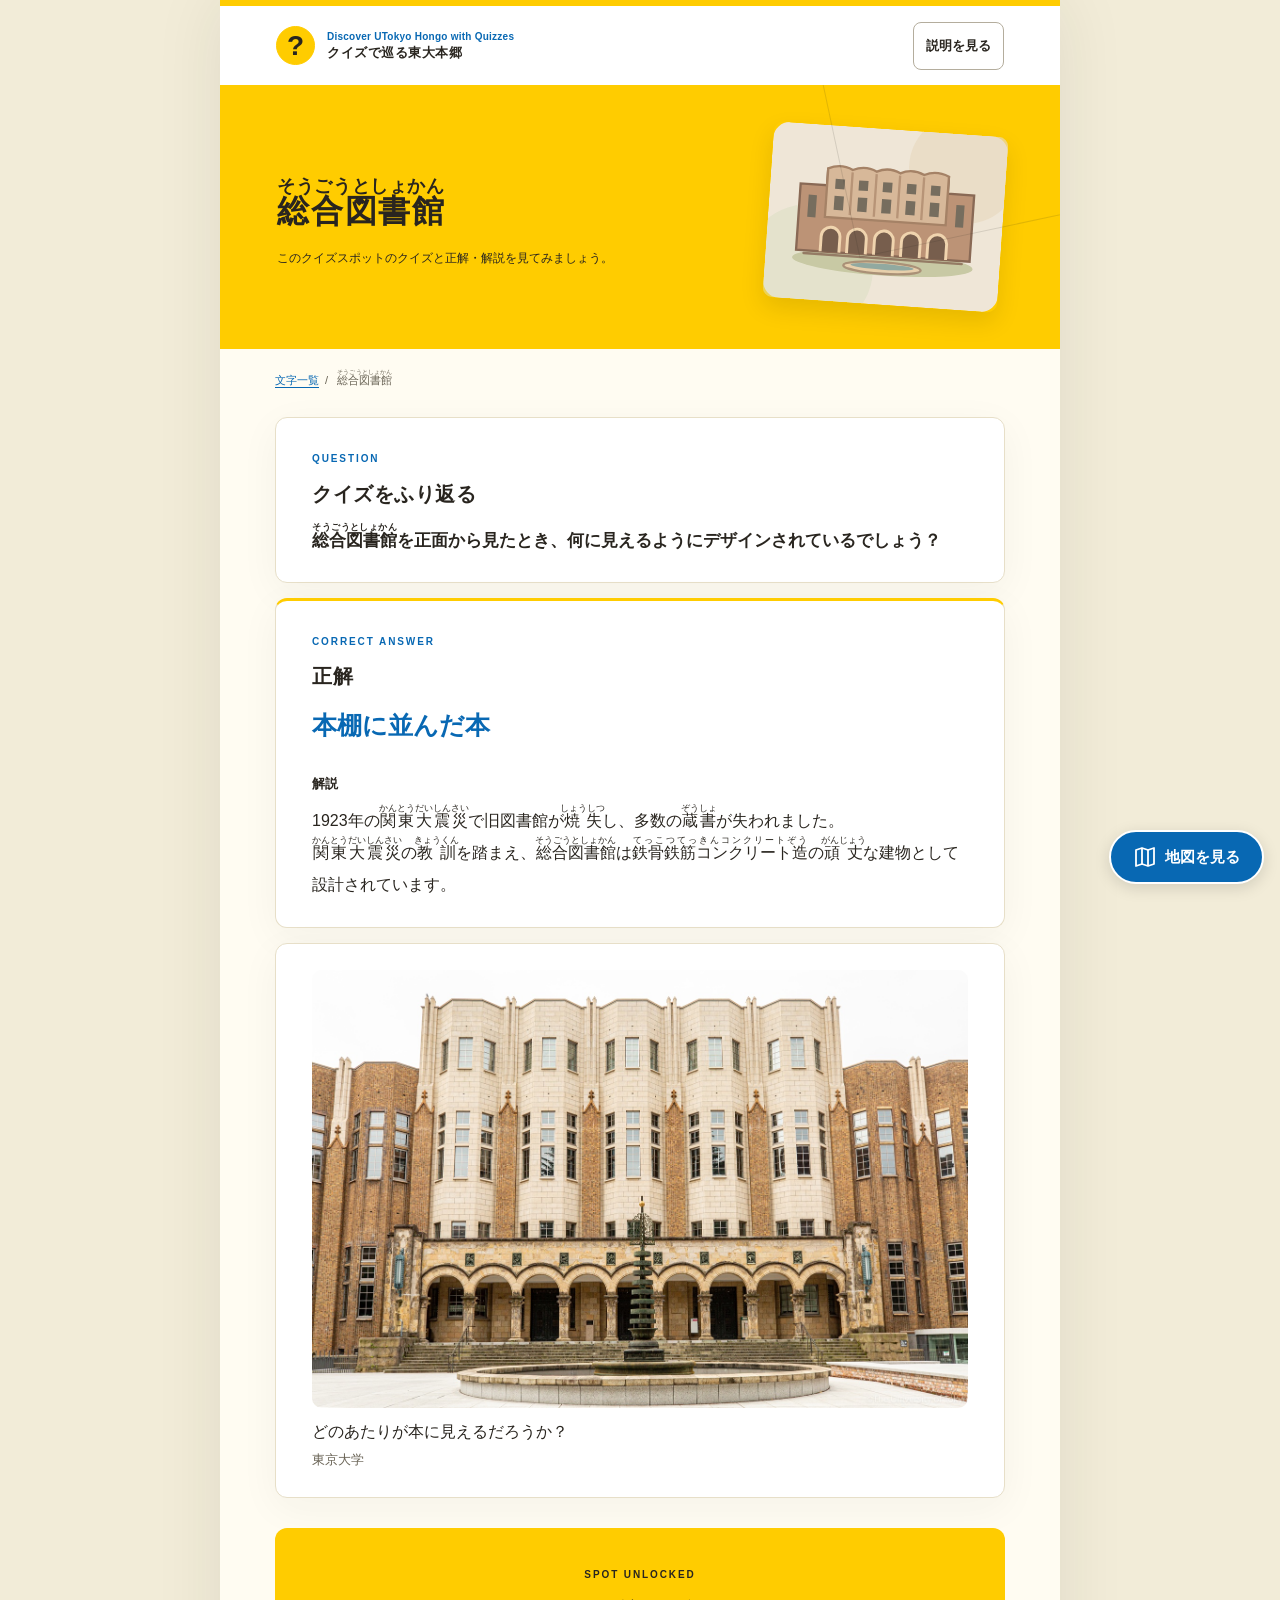
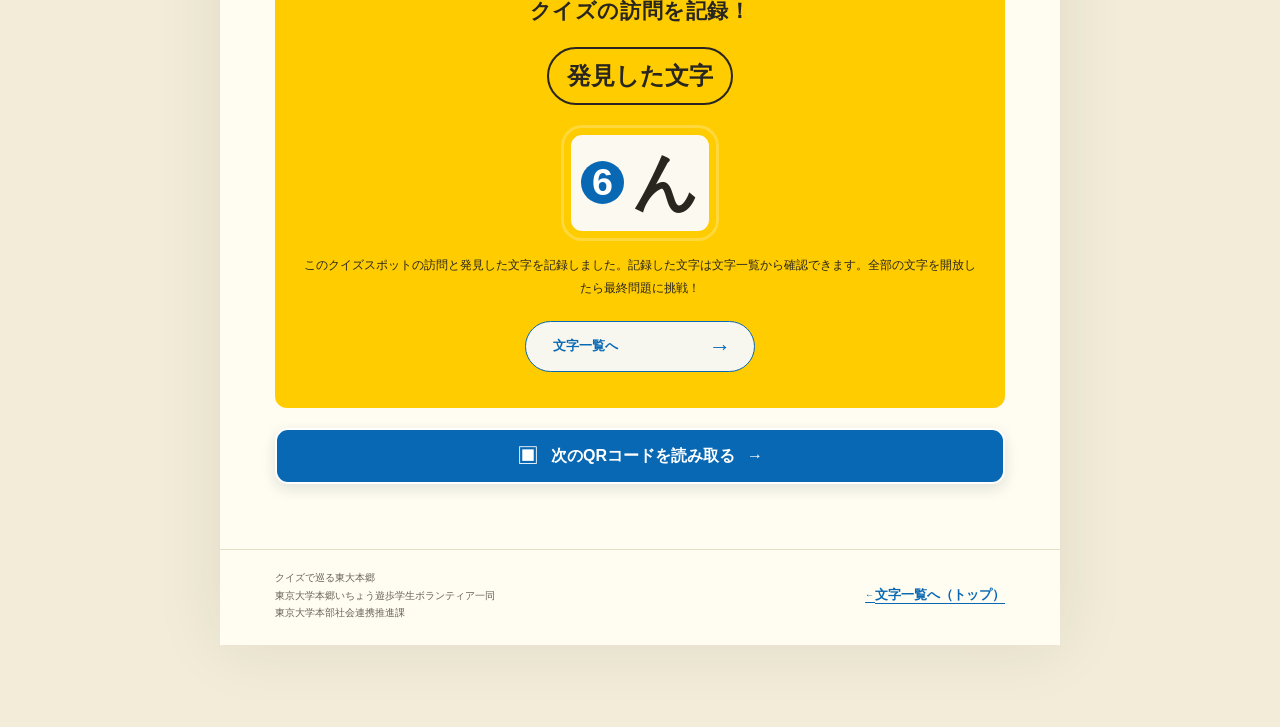
<file: quiz/qr/answer_6_XUsK.html>
<!doctype html>
<html lang="ja">
<head>
  <meta charset="utf-8">
  <meta name="viewport" content="width=device-width, initial-scale=1">
  <meta name="theme-color" content="#ffcc00">
  <meta name="description" content="クイズで巡る東大本郷。クイズの正解と解説、文字を確認できます。">
  <title>総合図書館の正面を見上げて | クイズで巡る東大本郷</title>
  <link rel="stylesheet" href="../css/style.css">
  <script defer src="../js/config.js"></script>
  <script defer src="../js/routes.js"></script>
  <script defer src="../js/progress.js"></script>
  <script defer src="../js/celebration.js"></script>
  <script defer src="../js/answer.js"></script>
  <script defer src="../js/vendor/jsqr-1.4.0/jsQR.js"></script>
  <script defer src="../js/qr-scanner.js"></script>
  <script defer src="../js/exploration-map.js"></script>
  <script defer src="../js/guide.js"></script>
</head>
<body data-page-id="6">
  <div class="site-shell">
    <header class="site-header">
      <a class="brand" href="../index.html" aria-label="文字一覧へ戻る">
        <span class="brand-mark" aria-hidden="true">?</span>
        <span class="brand-text"><small>Discover UTokyo Hongo with Quizzes</small><strong>クイズで巡る東大本郷</strong></span>
      </a>
      <button type="button" class="guide-toggle" aria-haspopup="dialog" aria-controls="quiz-guide">説明を見る</button>
    </header>
    <main id="main-content">
      <section class="answer-hero">
        <div class="answer-hero-copy">
          <h1 id="answer-title">総合図書館</h1>
          <p>このクイズスポットのクイズと正解・解説を見てみましょう。</p>
        </div>
        <img id="answer-illustration" src="../assets/images/library.svg" alt="" width="400" height="300">
      </section>
      <div id="answer-main" class="answer-content">
        <div class="answer-breadcrumb"><a href="../index.html">文字一覧</a><span aria-hidden="true"> / </span><span>総合図書館</span></div>
        <p id="storage-warning" class="notice notice-warning" role="alert" hidden></p>
        <section class="answer-block question-block" aria-labelledby="question-heading">
          <span class="section-kicker">QUESTION</span>
          <h2 id="question-heading">クイズをふり返る</h2>
          <p id="answer-question" class="question-text"></p>
        </section>
        <section class="answer-block correct-block" aria-labelledby="correct-heading">
          <span class="section-kicker">CORRECT ANSWER</span>
          <h2 id="correct-heading">正解</h2>
          <p id="answer-correct" class="correct-answer"></p>
          <h3>解説</h3>
          <p id="answer-explanation" class="explanation-text"></p>
        </section>
        <section class="unlock-panel" aria-labelledby="unlock-heading">
          <span class="section-kicker kicker-white">SPOT UNLOCKED</span>
          <h2 id="unlock-heading">クイズの訪問を記録！</h2>
          <p id="answer-letter-number" class="unlocked-number">発見した文字</p>
          <div class="unlocked-letter"><span id="answer-keyword" aria-live="polite">…</span></div>
          <p><span id="answer-record-message">このクイズスポットの訪問と発見した文字を記録しました。記録した文字は文字一覧から確認できます。全部の文字を開放したら最終問題に挑戦！</span></p>
          <a class="primary-button" href="../index.html">文字一覧へ <span aria-hidden="true">→</span></a>
        </section>
      </div>
    </main>
    <footer class="site-footer"><div>クイズで巡る東大本郷<br>東京大学本郷いちょう遊歩学生ボランティア一同<br>東京大学本部社会連携推進課</div><a class="footer-home" href="../index.html"><span aria-hidden="true">← </span>文字一覧へ（トップ）</a></footer>
  </div>
  <noscript><p class="noscript">クイズの解説と文字を表示するには、JavaScriptを有効にしてください。</p></noscript>
</body>
</html>
</file>
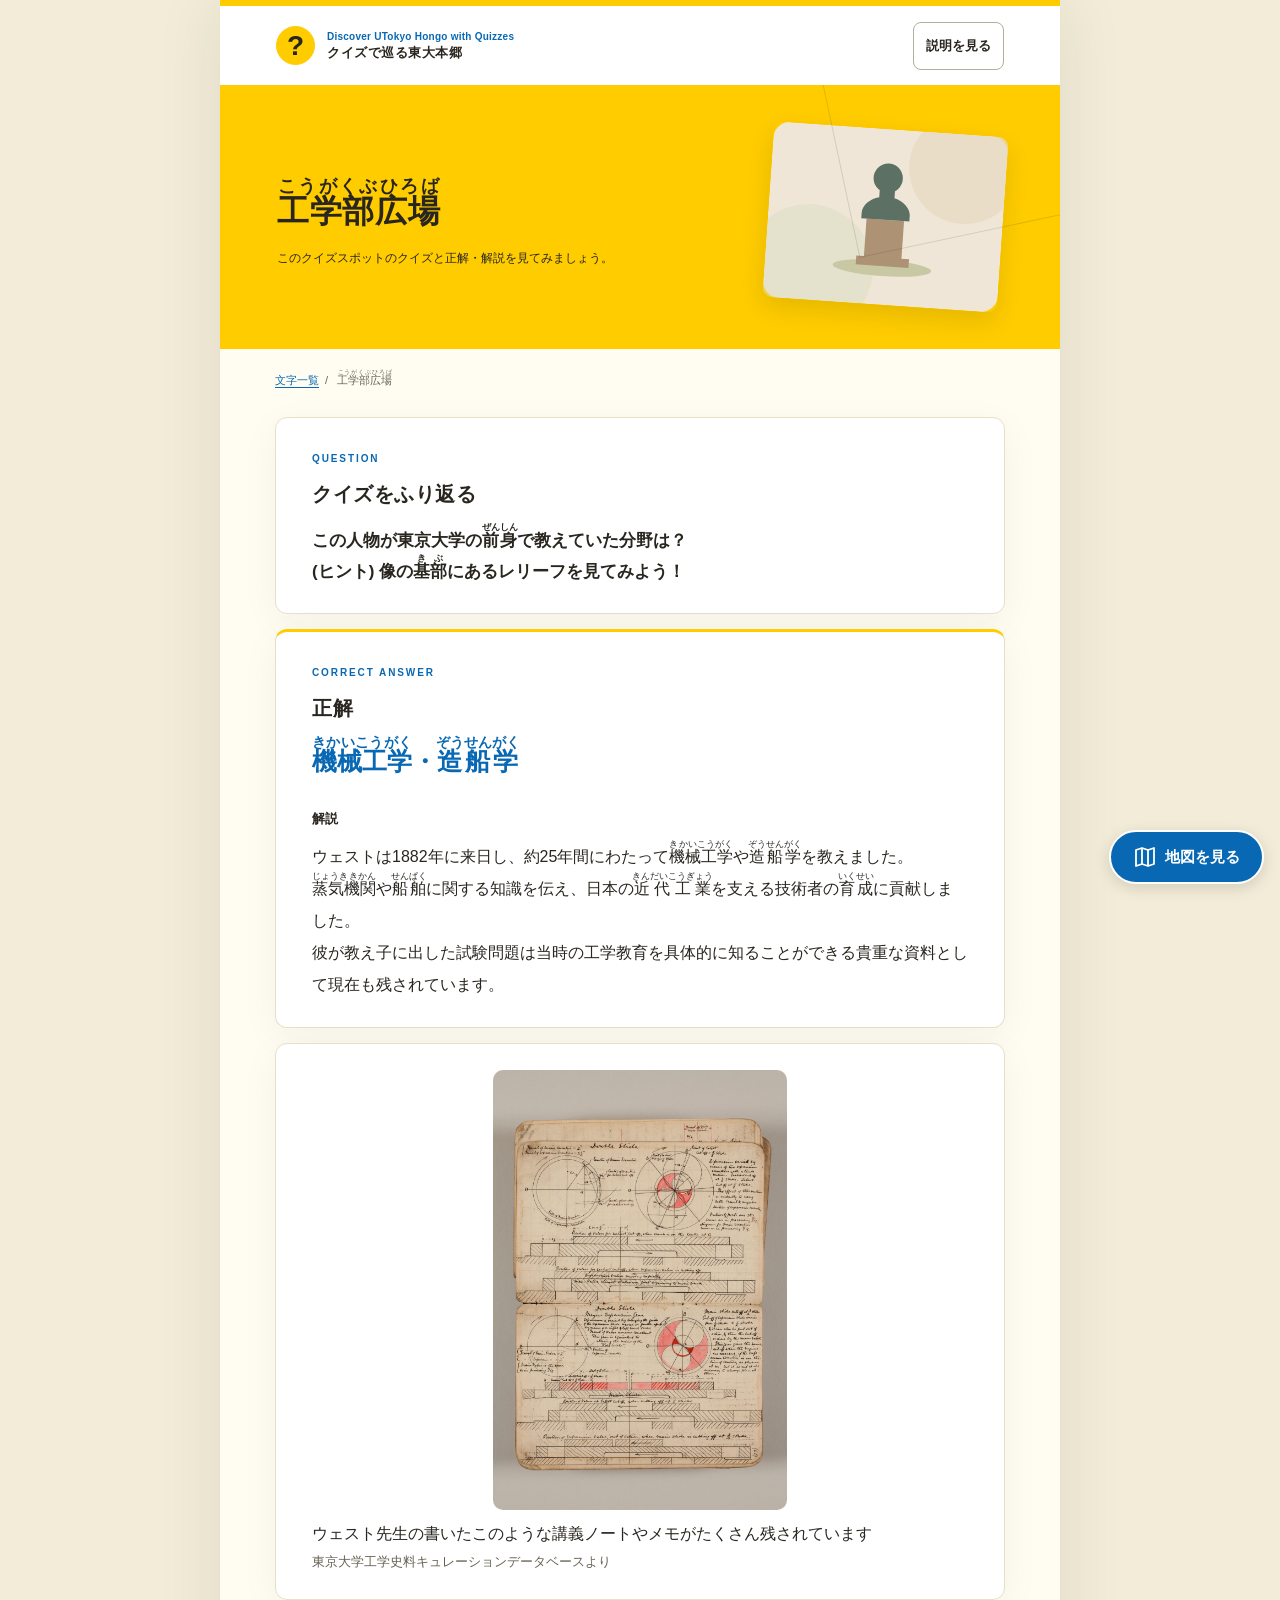
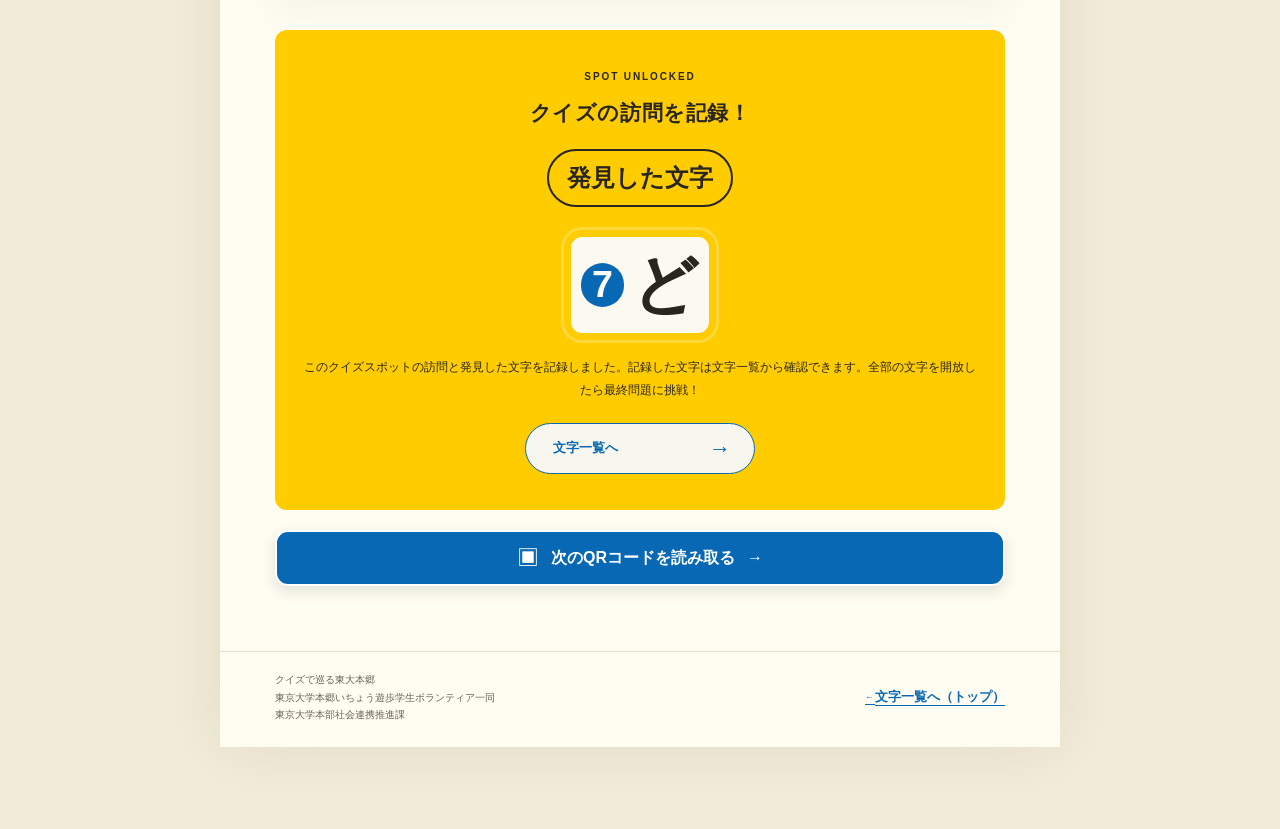
<file: quiz/qr/answer_7_YY3k.html>
<!doctype html>
<html lang="ja">
<head>
  <meta charset="utf-8">
  <meta name="viewport" content="width=device-width, initial-scale=1">
  <meta name="theme-color" content="#ffcc00">
  <meta name="description" content="クイズで巡る東大本郷。クイズの正解と解説、文字を確認できます。">
  <title>工学部広場の像 | クイズで巡る東大本郷</title>
  <link rel="stylesheet" href="../css/style.css">
  <script defer src="../js/config.js"></script>
  <script defer src="../js/routes.js"></script>
  <script defer src="../js/progress.js"></script>
  <script defer src="../js/celebration.js"></script>
  <script defer src="../js/answer.js"></script>
  <script defer src="../js/vendor/jsqr-1.4.0/jsQR.js"></script>
  <script defer src="../js/qr-scanner.js"></script>
  <script defer src="../js/exploration-map.js"></script>
  <script defer src="../js/guide.js"></script>
</head>
<body data-page-id="7">
  <div class="site-shell">
    <header class="site-header">
      <a class="brand" href="../index.html" aria-label="文字一覧へ戻る">
        <span class="brand-mark" aria-hidden="true">?</span>
        <span class="brand-text"><small>Discover UTokyo Hongo with Quizzes</small><strong>クイズで巡る東大本郷</strong></span>
      </a>
      <button type="button" class="guide-toggle" aria-haspopup="dialog" aria-controls="quiz-guide">説明を見る</button>
    </header>
    <main id="main-content">
      <section class="answer-hero">
        <div class="answer-hero-copy">
          <h1 id="answer-title">工学部広場</h1>
          <p>このクイズスポットのクイズと正解・解説を見てみましょう。</p>
        </div>
        <img id="answer-illustration" src="../assets/images/campus.svg" alt="" width="400" height="300">
      </section>
      <div id="answer-main" class="answer-content">
        <div class="answer-breadcrumb"><a href="../index.html">文字一覧</a><span aria-hidden="true"> / </span><span>工学部広場</span></div>
        <p id="storage-warning" class="notice notice-warning" role="alert" hidden></p>
        <section class="answer-block question-block" aria-labelledby="question-heading">
          <span class="section-kicker">QUESTION</span>
          <h2 id="question-heading">クイズをふり返る</h2>
          <p id="answer-question" class="question-text"></p>
        </section>
        <section class="answer-block correct-block" aria-labelledby="correct-heading">
          <span class="section-kicker">CORRECT ANSWER</span>
          <h2 id="correct-heading">正解</h2>
          <p id="answer-correct" class="correct-answer"></p>
          <h3>解説</h3>
          <p id="answer-explanation" class="explanation-text"></p>
        </section>
        <section class="unlock-panel" aria-labelledby="unlock-heading">
          <span class="section-kicker kicker-white">SPOT UNLOCKED</span>
          <h2 id="unlock-heading">クイズの訪問を記録！</h2>
          <p id="answer-letter-number" class="unlocked-number">発見した文字</p>
          <div class="unlocked-letter"><span id="answer-keyword" aria-live="polite">…</span></div>
          <p><span id="answer-record-message">このクイズスポットの訪問と発見した文字を記録しました。記録した文字は文字一覧から確認できます。全部の文字を開放したら最終問題に挑戦！</span></p>
          <a class="primary-button" href="../index.html">文字一覧へ <span aria-hidden="true">→</span></a>
        </section>
      </div>
    </main>
    <footer class="site-footer"><div>クイズで巡る東大本郷<br>東京大学本郷いちょう遊歩学生ボランティア一同<br>東京大学本部社会連携推進課</div><a class="footer-home" href="../index.html"><span aria-hidden="true">← </span>文字一覧へ（トップ）</a></footer>
  </div>
  <noscript><p class="noscript">クイズの解説と文字を表示するには、JavaScriptを有効にしてください。</p></noscript>
</body>
</html>
</file>
<file: quiz/css/style.css>
/* クイズで巡る東大本郷 / モバイルファースト・共通スタイル */
:root {
  color-scheme: light;
  --paper: #fffcf2;
  --white: #ffffff;
  --ink: #29251f;
  --muted: #686254;
  --line: #e7dfc8;
  --forest: #0868b3;
  --forest-deep: #ffcc00;
  --red: #0868b3;
  --red-soft: #fff2b3;
  --mint: #fff2b3;
  --gold: #ffcc00;
  --radius: 12px;
  --shadow: 0 10px 40px rgba(36, 47, 39, .048);
}
*, *::before, *::after { box-sizing: border-box; }
html { scroll-behavior: smooth; }
body { margin: 0; color: var(--ink); background: #f2ecd8; font-family: -apple-system, BlinkMacSystemFont, "Hiragino Kaku Gothic ProN", "Yu Gothic", "Meiryo", sans-serif; font-weight: 400; line-height: 1.75; font-size: 15px; -webkit-font-smoothing: antialiased; }
a { color: inherit; }
button, a { -webkit-tap-highlight-color: transparent; }
a:focus-visible { outline: 3px solid #0868b3; outline-offset: 4px; border-radius: 5px; }
[hidden] { display: none !important; }
.site-shell { margin-inline: auto; min-height: 100vh; max-width: 840px; background: var(--paper); box-shadow: 0 0 65px rgba(30, 40, 35, .09); overflow: hidden; }
.site-header { height: 85px; padding: 0 clamp(22px, 6vw, 56px); display: flex; align-items: center; justify-content: space-between; gap: 16px; background: var(--paper); }
.brand { display: inline-flex; align-items: center; gap: 12px; text-decoration: none; min-width: 0; }
.brand-mark { width: 39px; height: 39px; border: 1.8px solid var(--forest); border-radius: 50%; flex: none; position: relative; display: grid; place-items: center; }
.brand-mark::before { content: ''; width: 12px; height: 19px; border-radius: 12px 12px 1px 12px; background: var(--forest); transform: rotate(-44deg); position: absolute; top: 10px; left: 8px; }
.brand-mark::after { content: ''; width: 12px; height: 19px; border-radius: 12px 12px 12px 1px; background: var(--forest); transform: rotate(44deg); position: absolute; top: 10px; right: 8px; }
.brand-mark span { display:none; }
.brand-text { display: flex; flex-direction: column; line-height: 1.35; white-space: nowrap; }
.brand-text small { color: var(--red); font: 700 8px/1.8 Arial, sans-serif; letter-spacing: .20em; }
.brand-text strong { font-weight: 800; font-size: 13px; letter-spacing: .04em; }
.header-label { font: 700 9px/1.5 Arial, sans-serif; letter-spacing: .15em; color: var(--muted); white-space: nowrap; }
.hero { position: relative; overflow: hidden; min-height: 330px; background: var(--forest-deep); color: var(--ink); }
.hero-home { padding: 54px clamp(28px, 7.4vw, 64px) 60px; }
.hero-content { position: relative; z-index: 1; max-width: 510px; }
.hero .eyebrow, .section-kicker { font: 700 10px/1.5 Arial, sans-serif; letter-spacing: .19em; text-transform: uppercase; color: var(--red); }
.hero .eyebrow.light { color: #29251f; }
.hero h1 { font-size: clamp(25px, 4.7vw, 36px); letter-spacing: .045em; line-height: 1.6; margin: 16px 0 17px; font-weight: 800; }
.hero h1 em { font-style: normal; color: #29251f; }
.hero p { font-size: 14px; line-height: 2.05; color: #29251f; max-width: 390px; margin: 0; }
.hero-art {
  position:absolute;
  right:clamp(12px, 7vw, 76px);
  bottom:-10px;
  width:clamp(140px, 43vw, 188px);
  height:auto;
  opacity:.085;
  filter:brightness(0);
  -webkit-mask-image:linear-gradient(#000 68%, transparent);
  mask-image:linear-gradient(#000 68%, transparent);
  pointer-events:none;
}
.page-content { padding: 32px clamp(22px, 6vw, 55px) 65px; }
.progress-panel { background: var(--white); border: 1px solid var(--line); border-radius: var(--radius); padding: 27px 27px 24px; box-shadow: var(--shadow); }
.progress-top { display: flex; align-items: flex-end; justify-content: space-between; gap: 12px; }
h2 { font-size: 20px; letter-spacing: .025em; line-height: 1.55; }
.progress-top h2 { margin: 7px 0 0; font-weight: 800; }
.progress-numbers { margin: 0; white-space: nowrap; color: var(--muted); display: flex; align-items: baseline; gap: 6px; }
.progress-numbers strong { font: 700 28px/1.2 Arial, sans-serif; color: var(--forest); letter-spacing: -.045em; }
.progress-numbers span { font-size: 11px; }
.progress-track { margin-top: 22px; width: 100%; height: 9px; background: #fff2b3; border-radius: 20px; overflow: hidden; }
.progress-fill { width: 0; height: 100%; background: var(--forest-deep); border-radius: inherit; transition: width .38s ease; }
.progress-caption { font-size: 12px; line-height: 1.85; color: var(--muted); margin: 14px 0 0; }
.keyword-section { margin-top: 47px; }
.section-heading { display:flex; justify-content:space-between; align-items:flex-end; gap:16px; margin-bottom:21px; }
.section-heading h2 { margin:7px 0 0; font-weight:800; font-size:22px; }
.section-aside { font-size: 11px; color: var(--muted); white-space: nowrap; padding-bottom: 4px; }
.keyword-grid { display:grid; grid-template-columns: repeat(3, minmax(0, 1fr)); gap: 12px; margin:0; padding:0; list-style:none; }
.keyword-card { min-width:0; border-radius: var(--radius); background: var(--white); border:1px solid var(--line); padding: 17px 16px 14px; display: grid; grid-template-rows: 24px 108px minmax(44px, auto); min-height: 172px; transition: border-color .15s ease; }
.keyword-card.is-unlocked { background: #fff2b3; border-color: #d4a900; }
.keyword-card-header { display:flex; align-items:center; justify-content:space-between; gap:6px; flex-wrap:wrap; }
.keyword-status { font-size: 10px; border-radius:40px; padding:2px 9px 3px; line-height: 1.7; white-space: nowrap; }
.status-waiting { color: #686254; background:#f3efdf; }
.status-done { color: var(--forest); background: #ffcc00; font-weight:700; }
.keyword-value { display:flex; flex:1; align-items:center; justify-content:center; min-height:83px; font-size: 40px; font-weight:700; color:#807766; letter-spacing: .08em; }
.is-unlocked .keyword-value { gap:.12em; font-size:72px; line-height:1.5; font-weight:800; color:var(--forest); letter-spacing:0; }
.keyword-number {
  display:grid;
  place-items:center;
  flex:none;
  width:1.15em;
  height:1.15em;
  border-radius:50%;
  background:var(--forest);
  color:#fff;
  font-size:.58em;
  line-height:1;
  text-shadow:none;
}
.keyword-card-footer { border-top: 1px solid var(--line); padding-top: 10px; min-height: 34px; }
.card-hint { display:block; font-size: 10px; letter-spacing: -.025em; color:#686254; text-align:center; }
.card-link { text-decoration:none; color:var(--forest); font-size: 11px; font-weight: 700; display:block; text-align:center; }
.card-link:hover { text-decoration:underline; }
.notice { padding: 12px 16px; border-radius: 10px; line-height:1.75; font-size: 12px; }
.notice-warning { background: #fff0e2; color:#6f402e; border:1px solid #e6c3a3; margin: 20px 0 0; }
.completion { margin-top:32px; padding:28px 26px 30px; background:#fff2b3; border:1px solid #d4a900; border-radius:var(--radius); text-align:center; }
.completion h2 { font-size:21px; margin:0 0 4px; }
.completion p { margin:4px 0; color:var(--forest); font-size:13px; }
.completion .completion-detail { line-height:1.85; }
.instruction { display:flex; align-items:flex-start; gap:11px; margin-top:29px; }
.instruction-icon { flex:none; display:grid; place-items:center; width:18px; height:18px; border:1px solid #9a9f9b; color:#818782; border-radius:50%; font:700 11px Arial,sans-serif; margin-top:2px; }
.instruction p { margin:0; color:var(--muted); font-size:11px; line-height:1.9; }
.site-footer { border-top:1px solid var(--line); display:flex; gap:12px; align-items:center; justify-content:space-between; padding:19px clamp(22px, 6vw, 55px) 23px; font-size: 10px; color:#686254; }
.site-footer span:last-child { font:700 9px Arial,sans-serif; letter-spacing:.1em; }
.visually-hidden { position:absolute; height:1px; width:1px; padding:0; margin:-1px; border:0; clip:rect(0,0,0,0); white-space:nowrap; overflow:hidden; }
.noscript { padding:10px 22px; color:#7d3329; background:#fff0e5; text-align:center; }
/* QR先の各解答・解説ページ */
.answer-hero { background:var(--forest-deep); color:var(--ink); min-height:264px; display:flex; gap:20px; justify-content:space-between; align-items:center; padding:35px clamp(26px, 6.7vw, 57px); position:relative; overflow:hidden; }
.answer-hero::after { content:""; width:300px; height:300px; border:1px solid rgba(255,255,255,.12); border-radius:50%; position:absolute; right:-65px; top:-155px; }
.answer-hero-copy { position:relative; z-index:1; max-width:380px; flex:1; }
.kicker-white { color:#29251f; }
.answer-hero h1 { font-size:clamp(23px,4.7vw,32px); line-height:1.5; margin:12px 0; letter-spacing:.04em; }
.answer-hero p { font-size: 12px; color:#29251f; line-height:1.9; margin:0; }
.answer-hero img { display:block; width:38%; max-width:235px; height:auto; border-radius:10px; transform:rotate(4deg); box-shadow:0 10px 25px rgba(0,0,0,.1); }
.answer-content { padding: 20px clamp(22px, 6vw, 55px) 65px; }
.answer-breadcrumb { font-size:11px; color:#686254; margin-bottom:27px; }
.answer-breadcrumb a { color:var(--forest); text-underline-offset:3px; }
.answer-breadcrumb span { margin:0 3px; }
.answer-block { background:var(--white); border: 1px solid var(--line); border-radius:var(--radius); padding:26px clamp(22px,5.5vw,36px); box-shadow: var(--shadow); margin-top:15px; }
.answer-block h2 { font-size:20px; margin:8px 0 12px; }
.question-text { font-size:17px; font-weight:700; line-height:1.85; margin:0; }
.correct-block { border-top:3px solid #ffcc00; }
.correct-answer { font-weight:800; font-size:clamp(18px,4vw,25px); line-height:1.7; color:var(--forest); margin:11px 0 26px; }
.correct-block h3 { font-size:13px; margin: 20px 0 8px; }
.explanation-text { font-size:14px; line-height:2; margin:0; }
.question-text, .explanation-text { white-space:pre-line; }
.answer-content rt, .answer-hero rt { font-size:.55em; }
.answer-photos { display:grid; gap:24px; }
.answer-photos figure { margin:0; }
.answer-photos img { display:block; max-width:100%; height:auto; border-radius:10px; }
.answer-photos img.is-portrait { max-width:80%; max-height:min(440px, 55svh); margin-inline:auto; }
.answer-photos figcaption p { margin:10px 0 0; font-size:1rem; line-height:1.7; }
.answer-photos figcaption small { display:block; margin-top:4px; color:var(--muted); font-size:.8rem; overflow-wrap:anywhere; }
.unlock-panel { text-align:center; background:var(--forest-deep); color:var(--ink); border-radius:var(--radius); margin-top:30px; padding:32px 25px 36px; }
.unlock-panel h2 { margin:8px 0 0; font-size:21px; }
.unlock-panel .unlocked-number { display: inline-block; margin: 20px 0 0; padding: 4px 18px; border: 2px solid #29251f; border-radius: 100px; color: var(--ink); font-size: 24px; font-weight: 800; }
.unlocked-letter { display:grid; place-items:center; width:152px; height:110px; margin:23px auto 16px; background:#fbf9f0; border:7px solid #ffcc00; box-shadow:0 0 0 3px rgba(255,255,255,.24); border-radius: 18px; color:var(--ink); font-size:65px; font-weight:900; line-height:1; }
#answer-keyword { display:flex; align-items:center; gap:.12em; }
.unlock-panel p { color:#29251f; line-height:1.9; font-size:12px; margin:14px 0 22px; }
.primary-button { display:inline-flex; align-items:center; gap:35px; justify-content:space-between; border-radius:100px; padding:13px 23px 13px 27px; background:#f7f6ef; color:var(--ink); text-decoration:none; font-size:13px; font-weight:800; min-width:230px; transition: background .2s ease, transform .2s ease; }
.primary-button:hover { background: #e9ede4; transform:translateY(-2px); }
.primary-button span { font-size:22px; font-weight:400; line-height:1; }
@media(min-width:680px) {
  .keyword-grid { grid-template-columns:repeat(3,minmax(0,1fr)); gap:16px; }
  .keyword-card { min-height:193px; padding:19px; }
  .hero-home { min-height:335px; }
  .hero-content { max-width:520px; }
  .hero p { max-width:410px; }
}
@media(max-width:400px) {
  .site-header { height:76px; padding-inline:18px; }
  .header-label { display:none; }
  .page-content { padding-inline:17px; }
  .hero-home { padding-inline:24px; }
  .hero-art { right:12px; opacity:.065; }
  .progress-panel { padding:22px 18px; }
  .progress-top { align-items:flex-start; }
  .progress-top h2 { font-size:17px; }
  .progress-numbers strong { font-size:24px; }
  .progress-numbers span { display:none; }
  .keyword-grid { gap:9px; }
  .keyword-card { padding:15px 12px 12px; }
  .card-hint { font-size:9px; }
  .keyword-status { font-size:9px; padding-inline:6px; }
  .section-aside { font-size:10px; }
  .answer-hero { padding-inline:23px; }
  .answer-hero img { width:34%; }
}
@media(max-width:330px) {
  .answer-hero img { display:none; }
  .keyword-card { padding-inline:9px; }
  .keyword-status { font-size:8px; }
}
@media(prefers-reduced-motion:reduce) {
  html { scroll-behavior:auto; }
  *, *::before, *::after { transition:none !important; }
}

/* Ver.2.1：全7文字完成時だけ、カード全体を淡いホログラム調にする。 */
.keyword-grid.is-complete .keyword-card.is-unlocked {
  position: relative;
  isolation: isolate;
  overflow: hidden;
  background: linear-gradient(118deg, #fff2b3 2%, #fff9df 25%, #e5f3ff 49%, #ffe477 73%, #ffffff 96%);
  background-size: 235% 235%;
  border-color: #d4c49b;
  box-shadow: inset 0 1px rgba(255,255,255,.8), 0 4px 18px rgba(114,110,77,.13);
  animation: rare-background 10s ease-in-out infinite alternate;
  animation-delay: var(--rare-delay, 0s);
}
.keyword-grid.is-complete .keyword-card.is-unlocked::before {
  content: '';
  position: absolute;
  inset: -45%;
  pointer-events: none;
  z-index: 0;
  background: linear-gradient(110deg, transparent 35%, rgba(255,255,255,.08) 43%, rgba(255,255,255,.68) 49%, rgba(255,245,211,.25) 54%, transparent 64%);
  transform: translate3d(-65%, 0, 0) rotate(-2deg);
  animation: rare-sheen 9s ease-in-out infinite;
  animation-delay: var(--rare-delay, 0s);
}
.keyword-grid.is-complete .keyword-card.is-unlocked > * { position:relative; z-index:1; }
.keyword-grid.is-complete .keyword-card.is-unlocked .keyword-value { color: #29251f; text-shadow: 0 1px rgba(255,255,255,.6); }
.keyword-grid.is-complete .keyword-card.is-unlocked .keyword-card-footer { border-color: rgba(99,110,94,.18); }
.keyword-grid.is-complete .keyword-card.is-unlocked .keyword-status { background: #ffcc00; }
@keyframes rare-background {
  0% { background-position: 0% 45%; }
  50% { background-position: 65% 68%; }
  100% { background-position: 100% 25%; }
}
@keyframes rare-sheen {
  0%, 19% { transform: translate3d(-75%,0,0) rotate(-2deg); opacity:0; }
  27% { opacity:.55; }
  44% { transform: translate3d(76%,0,0) rotate(-2deg); opacity:.72; }
  52%, 100% { transform: translate3d(76%,0,0) rotate(-2deg); opacity:0; }
}

/* QR読み取りボタンと画面（全8ページ共通） */
.scan-cta {
  width:100%; min-height:55px; border:0; border-radius:13px; cursor:pointer;
  display:flex; align-items:center; justify-content:center; gap:12px;
  padding:13px 14px; background:#0b8bee; color:#151515; font:700 14px/1.5 inherit;
  box-shadow:0 5px 14px rgba(18,58,45,.13); text-align:center;
}
.scan-cta:hover { background:#ffcc00; }
.scan-cta:focus-visible, .scanner-dialog button:focus-visible { outline:3px solid #0868b3; outline-offset:3px; }
.scan-cta-icon { font-size:22px; font-weight:400; line-height:1; }
.progress-panel + .scan-cta { margin-top:18px; }
.unlock-panel .scan-cta { margin:18px auto 0; max-width:340px; background:#0b8bee; }
.unlock-panel .scan-cta:hover { background:#ffcc00; }
.scanner-is-open { overflow:hidden; }
.scanner-modal {
  position:fixed; inset:0; z-index:1000; padding:16px; overflow-y:auto;
  background:rgba(16,26,25,.78); display:flex; align-items:safe center; justify-content:center;
}
.scanner-dialog { background:#fbfaf5; width:min(100%,520px); border-radius:17px; padding:18px; color:var(--ink); box-shadow:0 16px 55px rgba(0,0,0,.28); }
.scanner-heading { display:flex; align-items:center; justify-content:space-between; gap:12px; margin:0 0 15px; }
.scanner-heading h2 { font-size:19px; margin:4px 0 0; }
.scanner-close { width:42px; height:42px; flex:none; cursor:pointer; border:1px solid var(--line); background:#fff; color:var(--ink); font:400 27px/1 Arial,sans-serif; border-radius:50%; }
.scanner-preview { position:relative; background:#29251f; min-height:205px; aspect-ratio: 4 / 3; overflow:hidden; border-radius:11px; display:grid; place-items:center; }
.scanner-preview video { width:100%; height:100%; object-fit:cover; position:absolute; inset:0; opacity:0; }
.scanner-preview.is-live video { opacity:1; }
.scanner-guide { position:absolute; inset:0; display:grid; place-items:center; pointer-events:none; }
.scanner-target { width:min(62%,235px); aspect-ratio:1; border:3px solid #ffcc00; border-radius:18px; box-shadow:0 0 0 999px rgba(0,0,0,.08); }
.scanner-preview-hint { color:white; background:rgba(0,0,0,.58); position:absolute; bottom:8px; left:8px; right:8px; margin:0; text-align:center; font-size:12px; border-radius:6px; padding:6px 4px; }
.scanner-status { margin:14px 0; min-height:43px; font-size:13px; line-height:1.7; color:#29251f; }
.scanner-status.is-error { color:#974736; }
.scanner-actions { display:flex; flex-wrap:wrap; gap:9px; }
.scanner-action { font:700 12px/1.4 inherit; cursor:pointer; border:1px solid #e7dfc8; border-radius:9px; background:white; color:var(--ink); padding:11px 14px; flex:1 1 135px; }
.scanner-pick { background:#fff2b3; }
.scanner-note { font-size:11px; line-height:1.75; color:var(--muted); margin:14px 0 0; }

/* 発見時と完成時の一時的なお祝い。 */
.discovery-confetti, .balloon-layer { position:fixed; inset:0; z-index:1100; overflow:hidden; pointer-events:none; }
.discovery-confetti svg {
  position:absolute;
  top:50%;
  left:50%;
  width:var(--size);
  height:auto;
  animation:discovery-burst 1.35s cubic-bezier(.1,.65,.24,1) var(--delay) both;
}
@keyframes discovery-burst {
  0% { opacity:0; transform:translate(-50%,-50%) rotate(var(--tilt)) scale(.2); }
  8%, 72% { opacity:1; }
  100% { opacity:0; transform:translate(calc(var(--x) - 50%),calc(var(--y) - 50%)) rotate(calc(var(--tilt) + var(--spin))); }
}
.balloon { position:absolute; bottom:-145px; left:var(--x); width:var(--size); height:125px; animation:balloon-rise var(--duration) ease-in forwards; animation-delay:var(--delay); }
.balloon-shape { display:block; width:var(--size); height:calc(var(--size) * 1.3); border-radius:48% 48% 45% 45%; background:radial-gradient(ellipse at 33% 25%, rgba(255,255,255,.78), rgba(255,255,255,0) 45%), var(--balloon-color); position:relative; box-shadow:inset -5px -8px 11px rgba(0,0,0,.08); }
.balloon-shape::after { content:''; position:absolute; left:calc(50% - 4px); bottom:-6px; border-bottom:0; border-left:4px solid transparent; border-right:4px solid transparent; border-top:8px solid var(--balloon-color); }
.balloon-string { display:block; height:70px; width:1px; background:rgba(91,104,98,.65); margin:6px auto 0; transform:rotate(7deg); transform-origin:top; }
@keyframes balloon-rise {
  0% { transform:translate3d(0,0,0) rotate(-6deg); opacity:0; }
  9% { opacity:.95; }
  70% { opacity:.95; }
  100% { transform:translate3d(var(--sway),-115vh,0) rotate(7deg); opacity:0; }
}
@media (prefers-reduced-motion: reduce) {
  .keyword-grid.is-complete .keyword-card.is-unlocked,
  .keyword-grid.is-complete .keyword-card.is-unlocked::before { animation:none; }
  .keyword-grid.is-complete .keyword-card.is-unlocked::before { opacity:0; }
  .discovery-confetti, .balloon-layer { display:none; }
}

/* いつでも参照できる散策マップ */
body { padding-bottom: calc(82px + env(safe-area-inset-bottom)); }
.map-toggle { position:fixed; bottom:calc(16px + env(safe-area-inset-bottom)); right:16px; z-index:900; min-height:48px; padding:12px 22px; border:2px solid #29251f; border-radius:999px; background:#0b8bee; color:#151515; font:inherit; font-weight:800; box-shadow:0 4px 16px #0002; cursor:pointer; }
.exploration-map {
  width:calc(100% - 16px);
  height:calc(100vh - 16px);
  height:calc(100dvh - 16px);
  max-width:none;
  max-height:none;
  padding:max(6px, env(safe-area-inset-top)) max(6px, env(safe-area-inset-right))
    max(6px, env(safe-area-inset-bottom)) max(6px, env(safe-area-inset-left));
  border:0;
  border-radius:12px;
  overflow:hidden;
  background:#fffcf2;
  color:#29251f;
}
.exploration-map[open] { display:grid; grid-template-rows:auto minmax(0, 1fr) auto; gap:4px; }
.exploration-map::backdrop { background:#171d27b3; }
.map-heading { display:grid; grid-template-columns:minmax(0, 1fr) auto auto; align-items:center; gap:8px; padding-left:6px; }
.map-heading h2 { margin:0; font-size:18px; }
.map-app-link { justify-self:start; padding:4px 0; color:#0868b3; font-size:14px; font-weight:700; text-underline-offset:.15em; }
@media (max-width:560px) {
  .map-heading { grid-template-columns:minmax(0, 1fr) auto; row-gap:0; }
  .map-heading h2 { grid-area:1 / 1; }
  .map-close { grid-area:1 / 2; }
  .map-app-link { grid-column:1 / -1; }
}
.map-close { display:grid; place-items:center; flex:none; width:44px; height:44px; padding:0; border:1px solid #e7dfc8; border-radius:8px; background:white; color:#29251f; cursor:pointer; }
.map-frame iframe { display:block; width:100%; height:100%; border:0; background:#eee; }
.map-notes { display:flex; flex-wrap:wrap; gap:0 2em; margin:0; padding:2px 6px 2px 1.7em; font-size:13px; line-height:1.4; }
.map-toggle:focus-visible, .exploration-map :focus-visible { outline:3px solid #0868b3; outline-offset:2px; }

/* 黄色の帯と青の操作色を軸にした共通UI */
.site-header { border-top:6px solid #ffcc00; background:white; }
.brand-mark { background:#ffcc00; border-color:#ffcc00; }
.answer-hero::after { border-color:#29251f22; border-radius:0; transform:rotate(-12deg); }
.hero h1 em { display:inline; background:white; padding:2px 8px; box-decoration-break:clone; -webkit-box-decoration-break:clone; }
.hero h1, .answer-hero h1 { font-weight:900; letter-spacing:.02em; }
.section-kicker { color:#0868b3; }
.hero .eyebrow, .kicker-white { color:#29251f; }
.section-heading h2, .progress-top h2 { text-decoration:underline; text-decoration-color:#ffcc00; text-decoration-thickness:6px; text-underline-offset:5px; }
.progress-track { height:12px; }
.keyword-card { border-top:4px solid #e7dfc8; }
.keyword-card.is-unlocked { border-top-color:#ffcc00; }
.keyword-value, .is-unlocked .keyword-value { color:#29251f; }
.keyword-status { font-size:12px; font-weight:700; }
.card-hint { font-size:12px; }
.card-link { min-height:44px; display:flex; align-items:center; justify-content:center; font-size:12px; }
.explanation-text { font-size:16px; }
.scan-cta, .unlock-panel .scan-cta { background:#0b8bee; color:#151515; border:2px solid #151515; font-family:inherit; font-size:16px; font-weight:800; min-height:56px; }
.scan-cta:hover, .unlock-panel .scan-cta:hover { background:#ffcc00; }
.primary-button { color:#0868b3; border:1px solid #0868b3; min-height:48px; }
.scanner-action, .scanner-close { min-height:48px; }
.scanner-action { font-family:inherit; font-size:14px; font-weight:700; }
.scanner-dialog { background:#fffcf2; }
@media(max-width:400px) { .keyword-status { font-size:11px; } .card-hint { font-size:11px; } .section-heading { flex-wrap:wrap; gap:8px; } }

/* 操作ボタンと読み取り結果のフィードバック */
.scan-cta, .unlock-panel .scan-cta, .map-toggle { color:#fff; border-color:#fff; background:#0868b3; }
.scan-cta:hover, .unlock-panel .scan-cta:hover, .map-toggle:hover { background:#07558f; color:#fff; }
.map-toggle { display:inline-flex; align-items:center; justify-content:center; gap:8px; }
.map-icon { flex:none; }
.unlock-panel + .scan-cta { margin:20px auto 0; }
.scanner-status.is-error, .scanner-status.is-success { padding:12px 14px; border:2px solid; border-radius:8px; font-weight:700; }
.scanner-status.is-error { background:#fff0e8; border-color:#974736; color:#873e2d; }
.scanner-status.is-success { background:#e5f3ff; border-color:#0868b3; color:#07558f; }
.scanner-action:disabled { opacity:.5; cursor:default; }

/* 地図の閉じる操作と、フッターからの帰り道 */
.site-footer { flex-wrap:wrap; }
.footer-home { color:#0868b3; font-size:13px; font-weight:700; text-decoration:underline; text-underline-offset:4px; min-height:48px; display:inline-flex; align-items:center; }

/* 全ページ共通のクイズヘッダーと説明 */
.brand-mark::before, .brand-mark::after { content:none; }
.brand-mark { color:#29251f; font:900 28px/1 Arial,sans-serif; }
.brand-text { white-space:normal; min-width:0; }
.brand-text small { font-size:10px; letter-spacing:.025em; line-height:1.5; text-transform:none; }
.guide-toggle { flex:none; min-height:48px; padding:8px 12px; border:1px solid #b4ad9d; border-radius:8px; background:#fff; color:#29251f; font:700 13px/1.5 sans-serif; cursor:pointer; }
.guide-toggle:hover { background:#f3efdf; }
.guide-toggle:focus-visible, .quiz-guide button:focus-visible { outline:3px solid #0868b3; outline-offset:3px; }
.quiz-guide { width:min(600px,calc(100% - 24px)); max-height:85dvh; padding:20px; border:0; border-radius:12px; overflow:hidden; color:#29251f; background:#fffcf2; }
.quiz-guide[open] { display:flex; flex-direction:column; }
.quiz-guide::backdrop { background:#171d27b3; }
.guide-heading { display:flex; align-items:center; justify-content:space-between; gap:12px; border-bottom:1px solid #e7dfc8; padding-bottom:12px; flex:none; }
.guide-heading h2 { margin:0; }
.guide-close { flex:none; width:48px; height:48px; background:white; border:1px solid #b4ad9d; border-radius:8px; color:#29251f; font-size:28px; cursor:pointer; }
.guide-body { overflow-y:auto; min-height:0; overscroll-behavior:contain; font-size:15px; }
.guide-body ol { padding-left:24px; }
.guide-body li { padding-left:4px; margin:20px 0; }
.guide-body li::marker { font-weight:800; color:#0868b3; }
.guide-body li p { margin:6px 0; }
@media(max-width:480px) { .site-header { height:auto; min-height:94px; padding:12px 16px; gap:8px; } .brand { gap:8px; } .brand-mark { width:32px; height:32px; font-size:25px; } .brand-text strong { font-size:12px; } .brand-text small { font-size:9px; } .guide-toggle { padding:8px; font-size:12px; } }

/* Keep three-column cards readable on narrow phones. */
.card-link { overflow-wrap:anywhere; }
@media (max-width: 520px) {
  .is-unlocked .keyword-value { font-size:clamp(30px, 10vw, 52px); }
}
</file>
